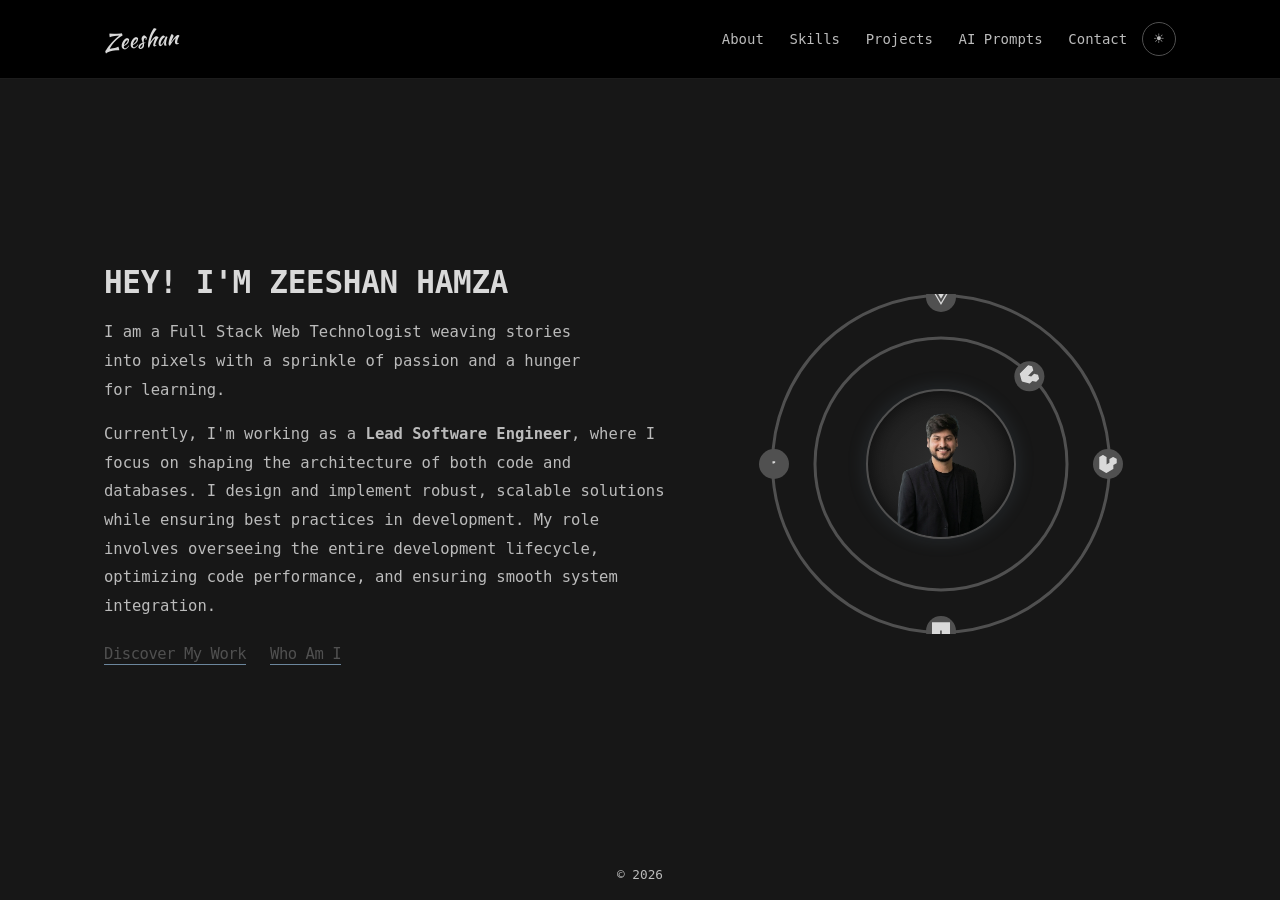
<file: index.html>
<!DOCTYPE html>
<html lang="en">
<head>
<meta charset="UTF-8" />
<meta name="viewport" content="width=device-width, initial-scale=1.0" />
<title>Zeeshan Hamza | Full Stack Web Technologist</title>
<meta name="description" content="Zeeshan Hamza — a Full Stack Web Technologist weaving stories into pixels with a sprinkle of passion and a hunger for learning." />
<meta name="robots" content="index, follow" />
<link rel="canonical" href="https://zeeshanhamza.com/" />
<link rel="icon" type="image/png" href="assets/avatar.png?v=2" />
<link rel="apple-touch-icon" href="assets/avatar.png?v=2" />
<meta name="theme-color" content="#171717" />

<meta property="og:type" content="website" />
<meta property="og:site_name" content="Zeeshan Hamza" />
<meta property="og:title" content="Zeeshan Hamza | Full Stack Web Technologist" />
<meta property="og:description" content="Zeeshan Hamza — a Full Stack Web Technologist weaving stories into pixels with a sprinkle of passion and a hunger for learning." />
<meta property="og:image" content="https://zeeshanhamza.com/assets/avatar.png?v=2" />
<meta property="og:url" content="https://zeeshanhamza.com/" />

<meta name="twitter:card" content="summary_large_image" />
<meta name="twitter:title" content="Zeeshan Hamza | Full Stack Web Technologist" />
<meta name="twitter:description" content="Zeeshan Hamza — a Full Stack Web Technologist weaving stories into pixels with a sprinkle of passion and a hunger for learning." />
<meta name="twitter:image" content="https://zeeshanhamza.com/assets/avatar.png?v=2" />

<link rel="stylesheet" href="css/style.css" />

<script type="application/ld+json">
{
  "@context": "https://schema.org",
  "@type": "Person",
  "name": "Zeeshan Hamza",
  "jobTitle": "Lead Software Engineer",
  "url": "https://zeeshanhamza.com/",
  "image": "https://zeeshanhamza.com/assets/avatar.png?v=2",
  "sameAs": []
}
</script>
</head>
<body>
<header class="site-header">
  <div class="wrap nav-row">
    <a class="logo" href="index.html">Zeeshan</a>    <ul class="nav-links">      <li><a href="about.html"><svg class="nav-icon" viewBox="0 0 448 512"><path d="M224 256A128 128 0 1 0 224 0a128 128 0 1 0 0 256zm-45.7 48C79.8 304 0 383.8 0 482.3C0 498.7 13.3 512 29.7 512H418.3c16.4 0 29.7-13.3 29.7-29.7C448 383.8 368.2 304 269.7 304H178.3z"/></svg><span class="nav-label">About</span></a></li>
      <li><a href="skills.html"><svg class="nav-icon" viewBox="0 0 384 512"><path d="M272 384c9.6-31.9 29.5-59.1 49.2-86.2l0 0c5.2-7.1 10.4-14.2 15.4-21.4c19.8-28.5 31.4-63 31.4-100.3C368 78.8 289.2 0 192 0S16 78.8 16 176c0 37.3 11.6 71.9 31.4 100.3c5 7.2 10.2 14.3 15.4 21.4l0 0c19.8 27.1 39.7 54.4 49.2 86.2H272zM192 512c44.2 0 80-35.8 80-80V416H112v16c0 44.2 35.8 80 80 80zM112 176c0 8.8-7.2 16-16 16s-16-7.2-16-16c0-61.9 50.1-112 112-112c8.8 0 16 7.2 16 16s-7.2 16-16 16c-44.2 0-80 35.8-80 80z"/></svg><span class="nav-label">Skills</span></a></li>
      <li><a href="projects.html"><svg class="nav-icon" viewBox="0 0 512 512"><path d="M0 96C0 60.7 28.7 32 64 32H448c35.3 0 64 28.7 64 64V416c0 35.3-28.7 64-64 64H64c-35.3 0-64-28.7-64-64V96zm64 0v64h64V96H64zm384 0H192v64H448V96zM64 224v64h64V224H64zm384 0H192v64H448V224zM64 352v64h64V352H64zm384 0H192v64H448V352z"/></svg><span class="nav-label">Projects</span></a></li>
      <li><a href="prompts.html"><svg class="nav-icon" viewBox="0 0 30 30"><path d="M5 3C3.892 3 3 3.892 3 5v20c0 1.108.892 2 2 2h20c1.108 0 2-.892 2-2V5c0-1.108-.892-2-2-2H5zm1.875 5.396L13.395 12.422v1.635L6.926 18.082 6 16.734l5.762-3.486L6 9.795l.875-1.399zM15.578 20.053H24v1.551h-8.422v-1.551z"/></svg><span class="nav-label">AI Prompts</span></a></li>
      <li><a href="contact.html"><svg class="nav-icon" viewBox="0 0 512 512"><path d="M48 64C21.5 64 0 85.5 0 112c0 15.1 7.1 29.3 19.2 38.4L236.8 313.6c11.4 8.5 27 8.5 38.4 0L492.8 150.4c12.1-9.1 19.2-23.3 19.2-38.4c0-26.5-21.5-48-48-48H48zM0 176V384c0 35.3 28.7 64 64 64H448c35.3 0 64-28.7 64-64V176L294.4 339.2c-22.8 17.1-54 17.1-76.8 0L0 176z"/></svg><span class="nav-label">Contact</span></a></li>
      <li><button class="theme-toggle" aria-label="Switch to light mode" title="Switch to light mode">☽</button></li>
    </ul>
  </div>
</header>

<main class="site-main"><div class="wrap">
  <div class="hero">
    <div>
      <h1>Hey! I'm Zeeshan Hamza</h1>
      <p class="lede">I am a Full Stack Web Technologist weaving stories into pixels with a sprinkle of passion and a hunger for learning.</p>
      <p class="role-line">Currently, I'm working as a <strong>Lead Software Engineer</strong>, where I focus on shaping the architecture of both code and databases. I design and implement robust, scalable solutions while ensuring best practices in development. My role involves overseeing the entire development lifecycle, optimizing code performance, and ensuring smooth system integration.</p>
      <div class="hero-links">
        <a class="underline" href="projects.html">discover my work</a>
        <a class="underline" href="about.html">who am i</a>
      </div>
    </div>

    <div class="circle-wrapper">
      <div class="orbit-scene">
        <div class="big-circle">
          <div class="orbit-icon"><svg viewBox="0 0 448 512"><path d="M356.9 64.3H280l-56 88.6-48-88.6H0L224 448 448 64.3h-91.1zm-301.2 32h53.8L224 294.5 338.4 96.3h53.8L224 384.5 55.7 96.3z"/></svg></div>
          <div class="orbit-icon"><svg viewBox="0 0 512 512"><path d="M504.4 115.8c-.1-.4-.2-.8-.3-1.2a8 8 0 0 0-4-4.9L404.4 55.6a8 8 0 0 0-8 0L300.1 111a8 8 0 0 0-4 7v104.5l-80.2 46.2V63.4a8 8 0 0 0-4-7L115.6 1.1a8 8 0 0 0-8 0L11.3 56.5a8 8 0 0 0-4 7v329.7a8 8 0 0 0 4 7l192.5 110.8a8 8 0 0 0 8 0L404.4 400.1a8 8 0 0 0 4-7V287.9l92.2-53.1a8 8 0 0 0 4-7z"/></svg></div>
          <div class="orbit-icon"><svg viewBox="0 0 448 512"><path d="M0 32v448h448V32H0zm243.8 349.4c0 43.6-25.6 63.5-62.9 63.5-33.7 0-53.2-17.4-63.2-38.5l34.3-20.7c6.6 11.7 12.6 21.6 27.1 21.6 13.8 0 22.6-5.4 22.6-26.5V237.7h42.1v143.7z"/></svg></div>
          <div class="orbit-icon"><svg viewBox="0 0 576 512"><path d="M333.5 201.4c0-22.1-15.6-34.3-43-34.3h-50.4v71.2h42.5c22.8 0 40.9-13.2 40.9-36.9z"/></svg></div>
        </div>
        <div class="inner-circle">
          <div class="orbit-icon" style="left:50%; top:0; transform:translate(-50%,-50%)"><svg viewBox="0 0 512 512"><path d="M504.4 115.8c-.1-.4-.2-.8-.3-1.2a8 8 0 0 0-4-4.9L404.4 55.6a8 8 0 0 0-8 0L300.1 111a8 8 0 0 0-4 7v104.5l-80.2 46.2V63.4a8 8 0 0 0-4-7L115.6 1.1a8 8 0 0 0-8 0L11.3 56.5a8 8 0 0 0-4 7v329.7a8 8 0 0 0 4 7l192.5 110.8a8 8 0 0 0 8 0L404.4 400.1a8 8 0 0 0 4-7V287.9l92.2-53.1a8 8 0 0 0 4-7z"/></svg></div>
        </div>
        <div class="center-avatar">
          <img src="assets/avatar.png?v=2" alt="Zeeshan Hamza" onerror="this.style.display='none'; this.nextElementSibling.style.display='flex';" />
          <span class="avatar-fallback">ZH</span>
        </div>
      </div>
    </div>
  </div>
</div></main>

<footer class="site-footer">
  <div class="wrap">© 2026</div>
</footer>
<script src="js/script.js"></script>
</body>
</html>
</file>
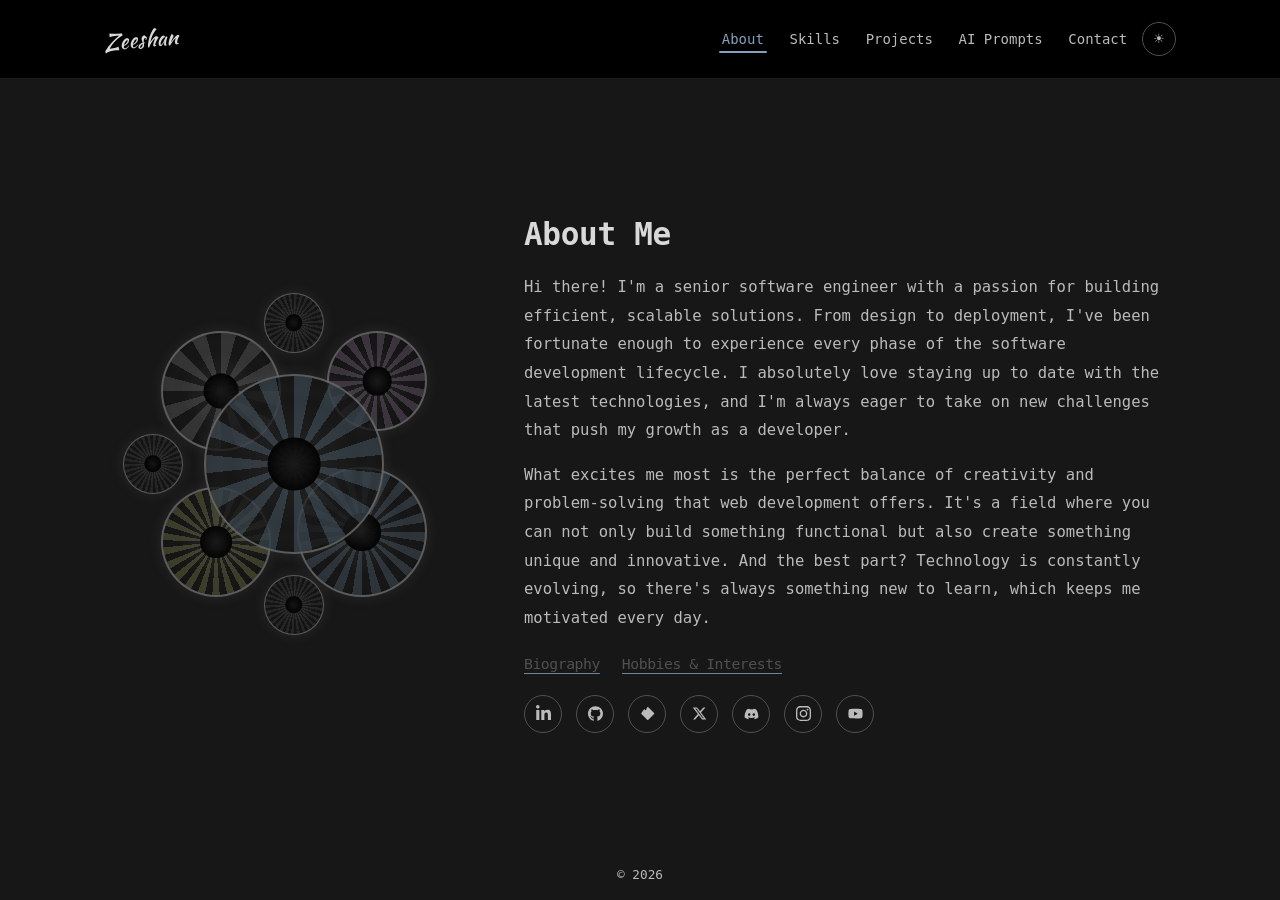
<file: about.html>
<!DOCTYPE html>
<html lang="en">
<head>
<meta charset="UTF-8" />
<meta name="viewport" content="width=device-width, initial-scale=1.0" />
<title>About Zeeshan Hamza | Full Stack Web Technologist</title>
<meta name="description" content="Senior software engineer Zeeshan Hamza on building efficient, scalable solutions across the full software development lifecycle." />
<meta name="robots" content="index, follow" />
<link rel="canonical" href="https://zeeshanhamza.com/about.html" />
<link rel="icon" type="image/png" href="assets/avatar.png?v=2" />
<link rel="apple-touch-icon" href="assets/avatar.png?v=2" />
<meta name="theme-color" content="#171717" />

<meta property="og:type" content="profile" />
<meta property="og:site_name" content="Zeeshan Hamza" />
<meta property="og:title" content="About Zeeshan Hamza | Full Stack Web Technologist" />
<meta property="og:description" content="Senior software engineer Zeeshan Hamza on building efficient, scalable solutions across the full software development lifecycle." />
<meta property="og:image" content="https://zeeshanhamza.com/assets/avatar.png?v=2" />
<meta property="og:url" content="https://zeeshanhamza.com/about.html" />

<meta name="twitter:card" content="summary_large_image" />
<meta name="twitter:title" content="About Zeeshan Hamza | Full Stack Web Technologist" />
<meta name="twitter:description" content="Senior software engineer Zeeshan Hamza on building efficient, scalable solutions across the full software development lifecycle." />
<meta name="twitter:image" content="https://zeeshanhamza.com/assets/avatar.png?v=2" />

<link rel="stylesheet" href="css/style.css" />
</head>
<body>
<header class="site-header">
  <div class="wrap nav-row">
    <a class="logo" href="index.html">Zeeshan</a>    <ul class="nav-links">      <li><a href="about.html" class="active"><svg class="nav-icon" viewBox="0 0 448 512"><path d="M224 256A128 128 0 1 0 224 0a128 128 0 1 0 0 256zm-45.7 48C79.8 304 0 383.8 0 482.3C0 498.7 13.3 512 29.7 512H418.3c16.4 0 29.7-13.3 29.7-29.7C448 383.8 368.2 304 269.7 304H178.3z"/></svg><span class="nav-label">About</span></a></li>
      <li><a href="skills.html"><svg class="nav-icon" viewBox="0 0 384 512"><path d="M272 384c9.6-31.9 29.5-59.1 49.2-86.2l0 0c5.2-7.1 10.4-14.2 15.4-21.4c19.8-28.5 31.4-63 31.4-100.3C368 78.8 289.2 0 192 0S16 78.8 16 176c0 37.3 11.6 71.9 31.4 100.3c5 7.2 10.2 14.3 15.4 21.4l0 0c19.8 27.1 39.7 54.4 49.2 86.2H272zM192 512c44.2 0 80-35.8 80-80V416H112v16c0 44.2 35.8 80 80 80zM112 176c0 8.8-7.2 16-16 16s-16-7.2-16-16c0-61.9 50.1-112 112-112c8.8 0 16 7.2 16 16s-7.2 16-16 16c-44.2 0-80 35.8-80 80z"/></svg><span class="nav-label">Skills</span></a></li>
      <li><a href="projects.html"><svg class="nav-icon" viewBox="0 0 512 512"><path d="M0 96C0 60.7 28.7 32 64 32H448c35.3 0 64 28.7 64 64V416c0 35.3-28.7 64-64 64H64c-35.3 0-64-28.7-64-64V96zm64 0v64h64V96H64zm384 0H192v64H448V96zM64 224v64h64V224H64zm384 0H192v64H448V224zM64 352v64h64V352H64zm384 0H192v64H448V352z"/></svg><span class="nav-label">Projects</span></a></li>
      <li><a href="prompts.html"><svg class="nav-icon" viewBox="0 0 30 30"><path d="M5 3C3.892 3 3 3.892 3 5v20c0 1.108.892 2 2 2h20c1.108 0 2-.892 2-2V5c0-1.108-.892-2-2-2H5zm1.875 5.396L13.395 12.422v1.635L6.926 18.082 6 16.734l5.762-3.486L6 9.795l.875-1.399zM15.578 20.053H24v1.551h-8.422v-1.551z"/></svg><span class="nav-label">AI Prompts</span></a></li>
      <li><a href="contact.html"><svg class="nav-icon" viewBox="0 0 512 512"><path d="M48 64C21.5 64 0 85.5 0 112c0 15.1 7.1 29.3 19.2 38.4L236.8 313.6c11.4 8.5 27 8.5 38.4 0L492.8 150.4c12.1-9.1 19.2-23.3 19.2-38.4c0-26.5-21.5-48-48-48H48zM0 176V384c0 35.3 28.7 64 64 64H448c35.3 0 64-28.7 64-64V176L294.4 339.2c-22.8 17.1-54 17.1-76.8 0L0 176z"/></svg><span class="nav-label">Contact</span></a></li>
      <li><button class="theme-toggle" aria-label="Switch to light mode" title="Switch to light mode">☽</button></li>
    </ul>
  </div>
</header>

<main class="site-main"><div class="wrap">
  <div class="about-grid">
    <div class="animated-visual">
      <div class="gear gear-center"><div class="gear-teeth"></div><div class="gear-center-hole"></div></div>
      <div class="gear gear-top-left"><div class="gear-teeth"></div><div class="gear-center-hole"></div></div>
      <div class="gear gear-top-right"><div class="gear-teeth"></div><div class="gear-center-hole"></div></div>
      <div class="gear gear-bottom-left"><div class="gear-teeth"></div><div class="gear-center-hole"></div></div>
      <div class="gear gear-bottom-right"><div class="gear-teeth"></div><div class="gear-center-hole"></div></div>
      <div class="gear gear-small gear-small-1"><div class="gear-teeth"></div><div class="gear-center-hole"></div></div>
      <div class="gear gear-small gear-small-2"><div class="gear-teeth"></div><div class="gear-center-hole"></div></div>
      <div class="gear gear-small gear-small-3"><div class="gear-teeth"></div><div class="gear-center-hole"></div></div>
    </div>

    <div>
      <h1 class="fs-2">About Me</h1>
      <p>Hi there! I'm a senior software engineer with a passion for building efficient, scalable solutions. From design to deployment, I've been fortunate enough to experience every phase of the software development lifecycle. I absolutely love staying up to date with the latest technologies, and I'm always eager to take on new challenges that push my growth as a developer.</p>
      <p>What excites me most is the perfect balance of creativity and problem-solving that web development offers. It's a field where you can not only build something functional but also create something unique and innovative. And the best part? Technology is constantly evolving, so there's always something new to learn, which keeps me motivated every day.</p>

      <div class="link-row">
        <a class="underline" href="biography.html">biography</a>
        <a class="underline" href="hobbies.html">hobbies &amp; interests</a>
      </div>

      <div class="social-links">
        <a href="#" title="Join my network on LinkedIn" aria-label="LinkedIn"><svg viewBox="0 0 448 512"><path d="M100.3 448H7.4V148.9h92.9zM53.8 108.1C24.1 108.1 0 83.5 0 53.8a53.8 53.8 0 0 1 107.6 0c0 29.7-24.1 54.3-53.8 54.3zM447.9 448h-92.7V302.4c0-34.7-.7-79.2-48.3-79.2-48.3 0-55.7 37.7-55.7 76.7V448h-92.8V148.9h89.1v40.8h1.3c12.4-23.5 42.7-48.3 87.9-48.3 94 0 111.3 61.9 111.3 142.3V448z"/></svg></a>
        <a href="#" title="Check my work on GitHub" aria-label="GitHub"><svg viewBox="0 0 496 512"><path d="M244.8 8C106.1 8 0 113.3 0 252c0 110.9 69.8 205.8 169.5 239.2 12.8 2.3 17.3-5.6 17.3-12.1 0-6.2-.3-40.4-.3-61.4 0 0-70 15-84.7-29.8 0 0-11.4-29.1-27.8-36.6 0 0-22.9-15.7 1.6-15.4 0 0 24.9 2 38.6 25.8 21.9 38.6 58.6 27.5 72.9 20.9 2.3-16 8.8-27.1 16-33.7-55.9-6.2-112.3-14.3-112.3-110.5 0-27.5 7.6-41.3 23.6-58.9-2.6-6.5-11.1-33.3 2.6-67.9 20.9-6.5 69 27 69 27 20-5.6 41.5-8.5 62.8-8.5s42.8 2.9 62.8 8.5c0 0 48.1-33.6 69-27 13.7 34.7 5.2 61.4 2.6 67.9 16 17.7 25.8 31.5 25.8 58.9 0 96.5-58.9 104.2-114.8 110.5 9.2 7.9 17 22.9 17 46.4 0 33.7-.3 75.4-.3 83.6 0 6.5 4.6 14.4 17.3 12.1C428.2 457.8 496 362.9 496 252 496 113.3 383.5 8 244.8 8z"/></svg></a>
        <a href="#" title="Follow me on Reddit" aria-label="Reddit"><svg viewBox="0 0 512 512"><path d="M283 239c-27.1-9.1-52.7 16.8-43.4 43.7l-51.4-51.5-40.8 40.8L244 40.5a28.9 28.9 0 0 1 40.8 0l195.6 195.6a28.9 28.9 0 0 1 0 40.8L285.3 471.5a28.9 28.9 0 0 1-40.8 0L48.9 275.9a28.9 28.9 0 0 1 0-40.8L142.6 101"/></svg></a>
        <a href="#" title="Follow me on X" aria-label="X (Twitter)"><svg viewBox="0 0 512 512"><path d="M389.2 48h70.6L305.6 224.2 487 464H345L233.7 318.6 106.5 464H35.8L200.7 275.5 26.8 48H172.4L272.9 180.9 389.2 48zM364.4 421.8h39.1L151.1 88h-42L364.4 421.8z"/></svg></a>
        <a href="#" title="Join me on Discord" aria-label="Discord"><svg viewBox="0 0 640 512"><path d="M524.5 69.8a1.5 1.5 0 0 0-.8-.7A485.1 485.1 0 0 0 404.1 32a1.8 1.8 0 0 0-1.9.9 337.5 337.5 0 0 0-14.9 30.6 447.8 447.8 0 0 0-134.4 0 309.5 309.5 0 0 0-15.1-30.6 1.9 1.9 0 0 0-1.9-.9A483.7 483.7 0 0 0 116.1 69.1a1.7 1.7 0 0 0-.8.7C39.1 183.7 18.2 294.7 28.4 404.4a2 2 0 0 0 .8 1.4A487.7 487.7 0 0 0 176 479.9a1.9 1.9 0 0 0 2.1-.7A348.2 348.2 0 0 0 208.1 430.4a1.9 1.9 0 0 0-1-2.6 321.2 321.2 0 0 1-45.9-21.9 1.9 1.9 0 0 1-.2-3.1c3.1-2.3 6.2-4.7 9.1-7.1a1.8 1.8 0 0 1 1.9-.3c96.2 43.9 200.4 43.9 295.5 0a1.8 1.8 0 0 1 1.9.2c2.9 2.4 6 4.9 9.1 7.2a1.9 1.9 0 0 1-.2 3.1 301.4 301.4 0 0 1-45.9 21.8 1.9 1.9 0 0 0-1 2.6 391.1 391.1 0 0 0 30 48.8 1.9 1.9 0 0 0 2.1.7A486 486 0 0 0 610.7 405.8a1.9 1.9 0 0 0 .8-1.4C623.7 277.6 590.9 167.7 524.5 69.8zM222.5 337.6c-29 0-52.8-26.6-52.8-59.2S193 219.2 222.5 219.2s53.3 26.8 52.8 59.2C275.3 311 251.9 337.6 222.5 337.6zm195 0c-29 0-52.8-26.6-52.8-59.2s23.3-59.2 52.8-59.2 53.3 26.8 52.8 59.2C470.2 311 446.9 337.6 417.5 337.6z"/></svg></a>
        <a href="#" title="Follow me on Instagram" aria-label="Instagram"><svg viewBox="0 0 448 512"><path d="M224.1 141c-63.6 0-114.9 51.3-114.9 114.9s51.3 114.9 114.9 114.9S339 319.5 339 255.9 287.7 141 224.1 141zm0 189.6c-41.1 0-74.7-33.5-74.7-74.7s33.5-74.7 74.7-74.7 74.7 33.5 74.7 74.7-33.6 74.7-74.7 74.7zm146.4-194.3a26.8 26.8 0 1 1-26.8-26.8 26.8 26.8 0 0 1 26.8 26.8zm76.1 27.2c-1.7-35.9-9.9-67.7-36.2-93.9s-58-34.4-93.9-36.2c-37-2.1-147.9-2.1-184.9 0-35.8 1.7-67.6 9.9-93.9 36.1s-34.4 58-36.2 93.9c-2.1 37-2.1 147.9 0 184.9 1.7 35.9 9.9 67.7 36.2 93.9s58 34.4 93.9 36.2c37 2.1 147.9 2.1 184.9 0 35.9-1.7 67.7-9.9 93.9-36.2 26.2-26.2 34.4-58 36.2-93.9 2.1-37 2.1-147.8 0-184.8zM398.8 388c-7.8 19.6-22.9 34.7-42.6 42.6-29.5 11.7-99.5 9-132.1 9s-102.7 2.6-132.1-9c-19.6-7.8-34.7-22.9-42.6-42.6-11.7-29.5-9-99.5-9-132.1s-2.6-102.7 9-132.1c7.8-19.6 22.9-34.7 42.6-42.6 29.5-11.7 99.5-9 132.1-9s102.7-2.6 132.1 9c19.6 7.8 34.7 22.9 42.6 42.6 11.7 29.5 9 99.5 9 132.1s2.7 102.7-9 132.1z"/></svg></a>
        <a href="#" title="Subscribe on YouTube" aria-label="YouTube"><svg viewBox="0 0 576 512"><path d="M549.7 124.1c-6.3-23.7-24.8-42.3-48.3-48.6C458.8 64 288 64 288 64S117.2 64 74.6 75.5c-23.5 6.3-42 24.9-48.3 48.6-11.4 42.9-11.4 132.3-11.4 132.3s0 89.4 11.4 132.3c6.3 23.7 24.8 41.5 48.3 47.8C117.2 448 288 448 288 448s170.8 0 213.4-11.5c23.5-6.3 42-24.1 48.3-47.8 11.4-42.9 11.4-132.3 11.4-132.3s0-89.4-11.4-132.3zm-317.5 213.5V175.2l142.7 81.2z"/></svg></a>
      </div>
    </div>
  </div>
</div></main>

<footer class="site-footer">
  <div class="wrap">© 2026</div>
</footer>
<script src="js/script.js"></script>
</body>
</html>
</file>
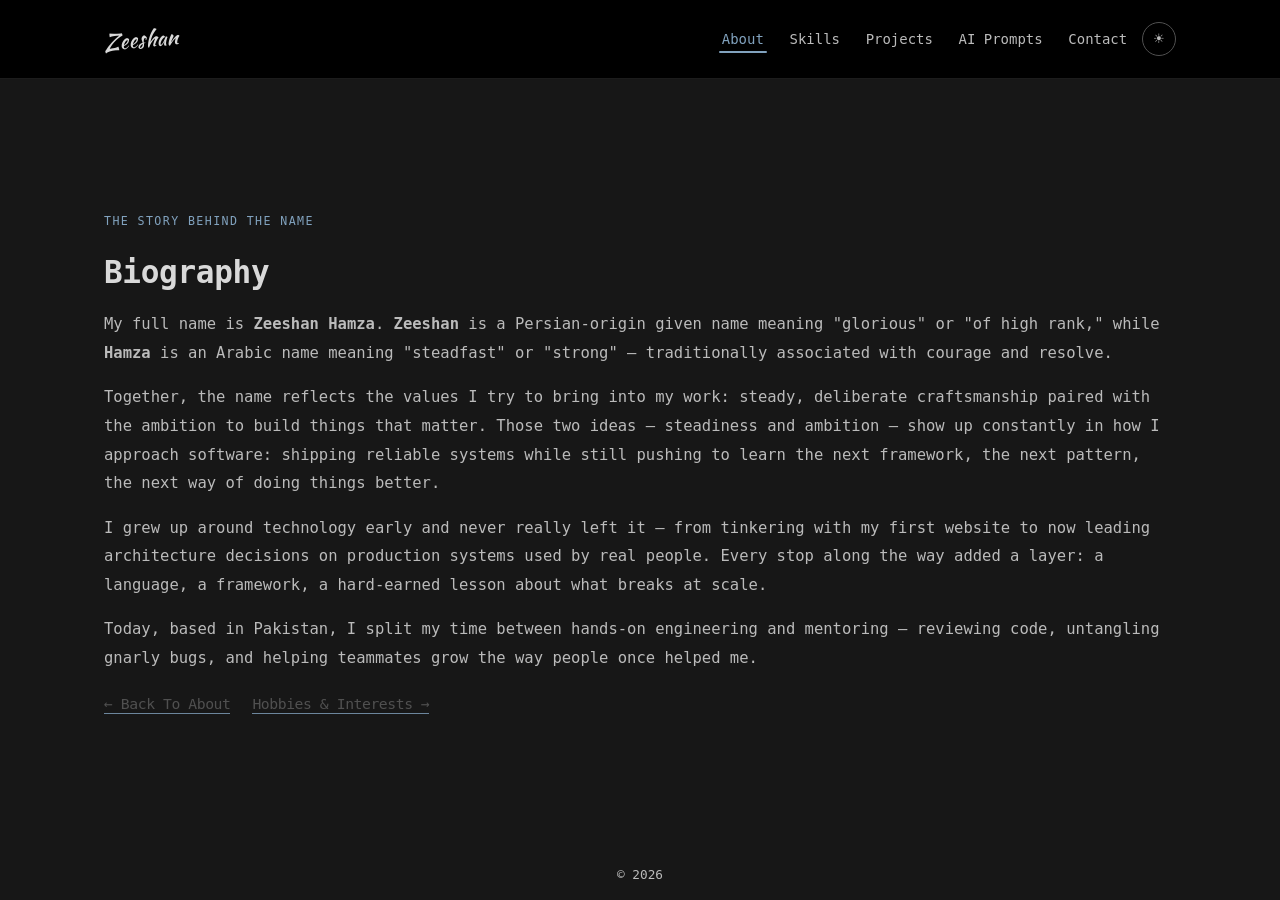
<file: biography.html>
<!DOCTYPE html>
<html lang="en">
<head>
<meta charset="UTF-8" />
<meta name="viewport" content="width=device-width, initial-scale=1.0" />
<title>Biography | Zeeshan Hamza</title>
<meta name="description" content="The story behind the name Zeeshan Hamza — Full Stack Web Technologist." />
<meta name="robots" content="index, follow" />
<link rel="canonical" href="https://zeeshanhamza.com/biography.html" />
<link rel="icon" type="image/png" href="assets/avatar.png?v=2" />
<link rel="apple-touch-icon" href="assets/avatar.png?v=2" />
<meta name="theme-color" content="#171717" />

<meta property="og:type" content="profile" />
<meta property="og:site_name" content="Zeeshan Hamza" />
<meta property="og:title" content="Biography | Zeeshan Hamza" />
<meta property="og:description" content="The story behind the name Zeeshan Hamza — Full Stack Web Technologist." />
<meta property="og:image" content="https://zeeshanhamza.com/assets/avatar.png?v=2" />
<meta property="og:url" content="https://zeeshanhamza.com/biography.html" />

<meta name="twitter:card" content="summary_large_image" />
<meta name="twitter:title" content="Biography | Zeeshan Hamza" />
<meta name="twitter:description" content="The story behind the name Zeeshan Hamza — Full Stack Web Technologist." />
<meta name="twitter:image" content="https://zeeshanhamza.com/assets/avatar.png?v=2" />

<link rel="stylesheet" href="css/style.css" />
</head>
<body>
<header class="site-header">
  <div class="wrap nav-row">
    <a class="logo" href="index.html">Zeeshan</a>
    <ul class="nav-links">
      <li><a href="about.html" class="active"><svg class="nav-icon" viewBox="0 0 448 512"><path d="M224 256A128 128 0 1 0 224 0a128 128 0 1 0 0 256zm-45.7 48C79.8 304 0 383.8 0 482.3C0 498.7 13.3 512 29.7 512H418.3c16.4 0 29.7-13.3 29.7-29.7C448 383.8 368.2 304 269.7 304H178.3z"/></svg><span class="nav-label">About</span></a></li>
      <li><a href="skills.html"><svg class="nav-icon" viewBox="0 0 384 512"><path d="M272 384c9.6-31.9 29.5-59.1 49.2-86.2l0 0c5.2-7.1 10.4-14.2 15.4-21.4c19.8-28.5 31.4-63 31.4-100.3C368 78.8 289.2 0 192 0S16 78.8 16 176c0 37.3 11.6 71.9 31.4 100.3c5 7.2 10.2 14.3 15.4 21.4l0 0c19.8 27.1 39.7 54.4 49.2 86.2H272zM192 512c44.2 0 80-35.8 80-80V416H112v16c0 44.2 35.8 80 80 80zM112 176c0 8.8-7.2 16-16 16s-16-7.2-16-16c0-61.9 50.1-112 112-112c8.8 0 16 7.2 16 16s-7.2 16-16 16c-44.2 0-80 35.8-80 80z"/></svg><span class="nav-label">Skills</span></a></li>
      <li><a href="projects.html"><svg class="nav-icon" viewBox="0 0 512 512"><path d="M0 96C0 60.7 28.7 32 64 32H448c35.3 0 64 28.7 64 64V416c0 35.3-28.7 64-64 64H64c-35.3 0-64-28.7-64-64V96zm64 0v64h64V96H64zm384 0H192v64H448V96zM64 224v64h64V224H64zm384 0H192v64H448V224zM64 352v64h64V352H64zm384 0H192v64H448V352z"/></svg><span class="nav-label">Projects</span></a></li>
      <li><a href="prompts.html"><svg class="nav-icon" viewBox="0 0 30 30"><path d="M5 3C3.892 3 3 3.892 3 5v20c0 1.108.892 2 2 2h20c1.108 0 2-.892 2-2V5c0-1.108-.892-2-2-2H5zm1.875 5.396L13.395 12.422v1.635L6.926 18.082 6 16.734l5.762-3.486L6 9.795l.875-1.399zM15.578 20.053H24v1.551h-8.422v-1.551z"/></svg><span class="nav-label">AI Prompts</span></a></li>
      <li><a href="contact.html"><svg class="nav-icon" viewBox="0 0 512 512"><path d="M48 64C21.5 64 0 85.5 0 112c0 15.1 7.1 29.3 19.2 38.4L236.8 313.6c11.4 8.5 27 8.5 38.4 0L492.8 150.4c12.1-9.1 19.2-23.3 19.2-38.4c0-26.5-21.5-48-48-48H48zM0 176V384c0 35.3 28.7 64 64 64H448c35.3 0 64-28.7 64-64V176L294.4 339.2c-22.8 17.1-54 17.1-76.8 0L0 176z"/></svg><span class="nav-label">Contact</span></a></li>
      <li><button class="theme-toggle" aria-label="Switch to light mode" title="Switch to light mode">☀</button></li>
    </ul>
  </div>
</header>

<main class="site-main"><div class="wrap">
  <p class="eyebrow">The story behind the name</p>
  <h1 class="fs-2">Biography</h1>

  <p>My full name is <strong>Zeeshan Hamza</strong>. <strong>Zeeshan</strong> is a Persian-origin given name meaning "glorious" or "of high rank," while <strong>Hamza</strong> is an Arabic name meaning "steadfast" or "strong" — traditionally associated with courage and resolve.</p>
  <p>Together, the name reflects the values I try to bring into my work: steady, deliberate craftsmanship paired with the ambition to build things that matter. Those two ideas — steadiness and ambition — show up constantly in how I approach software: shipping reliable systems while still pushing to learn the next framework, the next pattern, the next way of doing things better.</p>
  <p>I grew up around technology early and never really left it — from tinkering with my first website to now leading architecture decisions on production systems used by real people. Every stop along the way added a layer: a language, a framework, a hard-earned lesson about what breaks at scale.</p>
  <p>Today, based in Pakistan, I split my time between hands-on engineering and mentoring — reviewing code, untangling gnarly bugs, and helping teammates grow the way people once helped me.</p>

  <div class="link-row">
    <a class="underline" href="about.html">← Back to About</a>
    <a class="underline" href="hobbies.html">Hobbies &amp; Interests →</a>
  </div>
</div></main>

<footer class="site-footer">
  <div class="wrap">© 2026</div>
</footer>
<script src="js/script.js"></script>
</body>
</html>
</file>
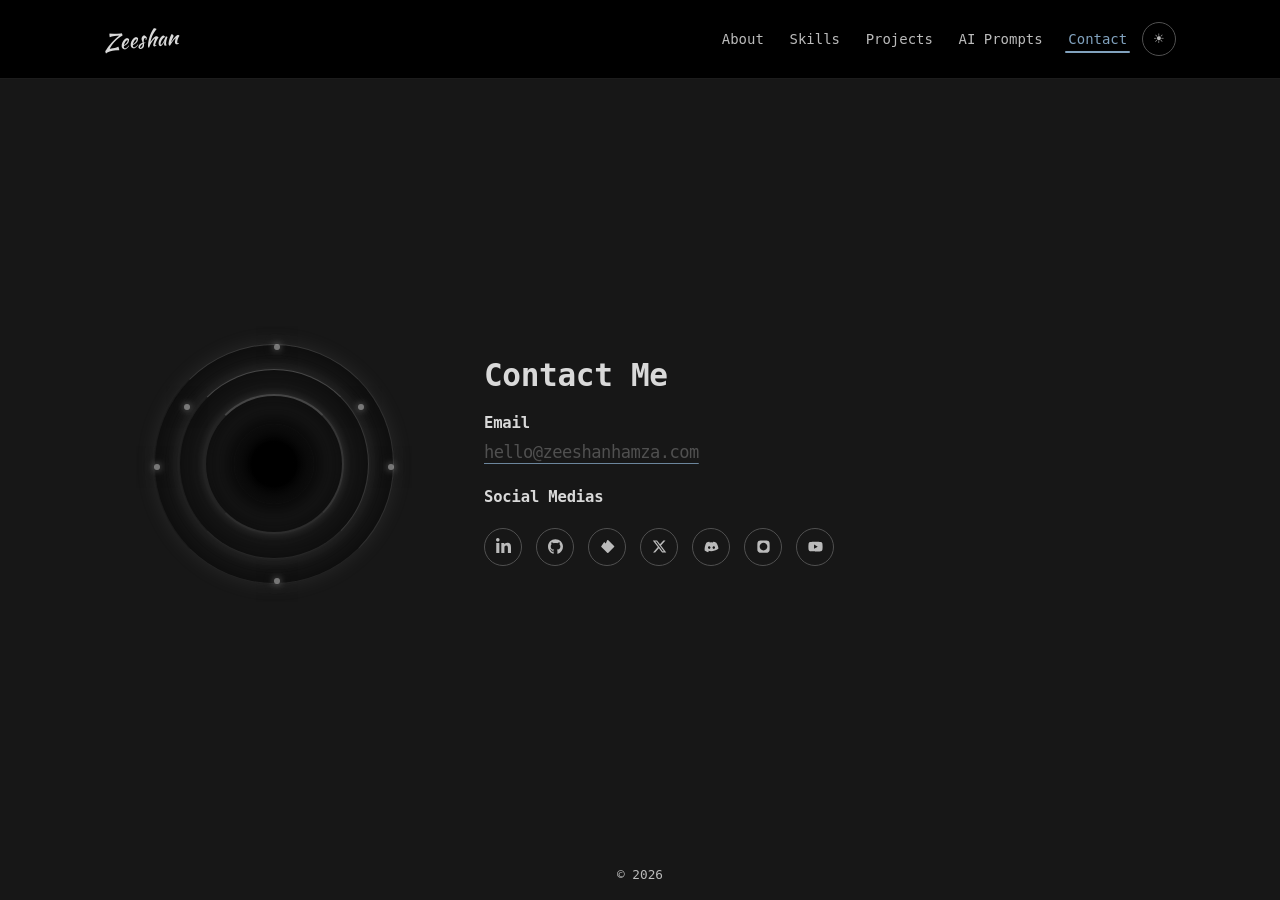
<file: contact.html>
<!DOCTYPE html>
<html lang="en">
<head>
<meta charset="UTF-8" />
<meta name="viewport" content="width=device-width, initial-scale=1.0" />
<title>Contact Zeeshan Hamza</title>
<meta name="description" content="Get in touch with Zeeshan Hamza, Full Stack Web Technologist — reach out by email or connect on social media." />
<meta name="robots" content="index, follow" />
<link rel="canonical" href="https://zeeshanhamza.com/contact.html" />
<link rel="icon" type="image/png" href="assets/avatar.png?v=2" />
<link rel="apple-touch-icon" href="assets/avatar.png?v=2" />
<meta name="theme-color" content="#171717" />

<meta property="og:type" content="website" />
<meta property="og:site_name" content="Zeeshan Hamza" />
<meta property="og:title" content="Contact Zeeshan Hamza" />
<meta property="og:description" content="Get in touch with Zeeshan Hamza, Full Stack Web Technologist — reach out by email or connect on social media." />
<meta property="og:image" content="https://zeeshanhamza.com/assets/avatar.png?v=2" />
<meta property="og:url" content="https://zeeshanhamza.com/contact.html" />

<meta name="twitter:card" content="summary_large_image" />
<meta name="twitter:title" content="Contact Zeeshan Hamza" />
<meta name="twitter:description" content="Get in touch with Zeeshan Hamza, Full Stack Web Technologist — reach out by email or connect on social media." />
<meta name="twitter:image" content="https://zeeshanhamza.com/assets/avatar.png?v=2" />

<link rel="stylesheet" href="css/style.css" />
</head>
<body>
<header class="site-header">
  <div class="wrap nav-row">
    <a class="logo" href="index.html">Zeeshan</a>    <ul class="nav-links">      <li><a href="about.html"><svg class="nav-icon" viewBox="0 0 448 512"><path d="M224 256A128 128 0 1 0 224 0a128 128 0 1 0 0 256zm-45.7 48C79.8 304 0 383.8 0 482.3C0 498.7 13.3 512 29.7 512H418.3c16.4 0 29.7-13.3 29.7-29.7C448 383.8 368.2 304 269.7 304H178.3z"/></svg><span class="nav-label">About</span></a></li>
      <li><a href="skills.html"><svg class="nav-icon" viewBox="0 0 384 512"><path d="M272 384c9.6-31.9 29.5-59.1 49.2-86.2l0 0c5.2-7.1 10.4-14.2 15.4-21.4c19.8-28.5 31.4-63 31.4-100.3C368 78.8 289.2 0 192 0S16 78.8 16 176c0 37.3 11.6 71.9 31.4 100.3c5 7.2 10.2 14.3 15.4 21.4l0 0c19.8 27.1 39.7 54.4 49.2 86.2H272zM192 512c44.2 0 80-35.8 80-80V416H112v16c0 44.2 35.8 80 80 80zM112 176c0 8.8-7.2 16-16 16s-16-7.2-16-16c0-61.9 50.1-112 112-112c8.8 0 16 7.2 16 16s-7.2 16-16 16c-44.2 0-80 35.8-80 80z"/></svg><span class="nav-label">Skills</span></a></li>
      <li><a href="projects.html"><svg class="nav-icon" viewBox="0 0 512 512"><path d="M0 96C0 60.7 28.7 32 64 32H448c35.3 0 64 28.7 64 64V416c0 35.3-28.7 64-64 64H64c-35.3 0-64-28.7-64-64V96zm64 0v64h64V96H64zm384 0H192v64H448V96zM64 224v64h64V224H64zm384 0H192v64H448V224zM64 352v64h64V352H64zm384 0H192v64H448V352z"/></svg><span class="nav-label">Projects</span></a></li>
      <li><a href="prompts.html"><svg class="nav-icon" viewBox="0 0 30 30"><path d="M5 3C3.892 3 3 3.892 3 5v20c0 1.108.892 2 2 2h20c1.108 0 2-.892 2-2V5c0-1.108-.892-2-2-2H5zm1.875 5.396L13.395 12.422v1.635L6.926 18.082 6 16.734l5.762-3.486L6 9.795l.875-1.399zM15.578 20.053H24v1.551h-8.422v-1.551z"/></svg><span class="nav-label">AI Prompts</span></a></li>
      <li><a href="contact.html" class="active"><svg class="nav-icon" viewBox="0 0 512 512"><path d="M48 64C21.5 64 0 85.5 0 112c0 15.1 7.1 29.3 19.2 38.4L236.8 313.6c11.4 8.5 27 8.5 38.4 0L492.8 150.4c12.1-9.1 19.2-23.3 19.2-38.4c0-26.5-21.5-48-48-48H48zM0 176V384c0 35.3 28.7 64 64 64H448c35.3 0 64-28.7 64-64V176L294.4 339.2c-22.8 17.1-54 17.1-76.8 0L0 176z"/></svg><span class="nav-label">Contact</span></a></li>
      <li><button class="theme-toggle" aria-label="Switch to light mode" title="Switch to light mode">☽</button></li>
    </ul>
  </div>
</header>

<main class="site-main"><div class="wrap">
  <div class="contact-grid">
    <div class="orb-visual">
      <div class="blackhole">
        <div class="accretion-disk accretion-disk-3"></div>
        <div class="accretion-disk accretion-disk-2"></div>
        <div class="accretion-disk accretion-disk-1"></div>
        <div class="blackhole-particles">
          <div class="blackhole-particle blackhole-particle-1"></div>
          <div class="blackhole-particle blackhole-particle-2"></div>
          <div class="blackhole-particle blackhole-particle-3"></div>
          <div class="blackhole-particle blackhole-particle-4"></div>
          <div class="blackhole-particle blackhole-particle-5"></div>
          <div class="blackhole-particle blackhole-particle-6"></div>
        </div>
        <div class="blackhole-center"></div>
        <div class="lensing-effect"></div>
      </div>

      <div class="sun" aria-hidden="true">
        <div class="sun-glow"></div>
        <div class="sun-ray sun-ray-1"></div>
        <div class="sun-ray sun-ray-2"></div>
        <div class="sun-ray sun-ray-3"></div>
        <div class="sun-flare sun-flare-1"></div>
        <div class="sun-flare sun-flare-2"></div>
        <div class="sun-flare sun-flare-3"></div>
        <div class="sun-flare sun-flare-4"></div>
        <div class="sun-core"></div>
      </div>
    </div>

    <div>
      <h1 class="fs-2">Contact Me</h1>

      <div class="contact-block">
        <h2>Email</h2>
        <a class="underline email-link" href="mailto:hello@zeeshanhamza.com">hello@zeeshanhamza.com</a>
      </div>

      <div class="contact-block">
        <h2>Social Medias</h2>
        <div class="social-links">
          <a href="#" title="LinkedIn" aria-label="LinkedIn"><svg viewBox="0 0 448 512"><path d="M100.3 448H7.4V148.9h92.9zM53.8 108.1C24.1 108.1 0 83.5 0 53.8a53.8 53.8 0 0 1 107.6 0c0 29.7-24.1 54.3-53.8 54.3zM447.9 448h-92.7V302.4c0-34.7-.7-79.2-48.3-79.2-48.3 0-55.7 37.7-55.7 76.7V448h-92.8V148.9h89.1v40.8h1.3c12.4-23.5 42.7-48.3 87.9-48.3 94 0 111.3 61.9 111.3 142.3V448z"/></svg></a>
          <a href="#" title="GitHub" aria-label="GitHub"><svg viewBox="0 0 496 512"><path d="M244.8 8C106.1 8 0 113.3 0 252c0 110.9 69.8 205.8 169.5 239.2 12.8 2.3 17.3-5.6 17.3-12.1 0-6.2-.3-40.4-.3-61.4 0 0-70 15-84.7-29.8 0 0-11.4-29.1-27.8-36.6 0 0-22.9-15.7 1.6-15.4 0 0 24.9 2 38.6 25.8 21.9 38.6 58.6 27.5 72.9 20.9 2.3-16 8.8-27.1 16-33.7-55.9-6.2-112.3-14.3-112.3-110.5 0-27.5 7.6-41.3 23.6-58.9-2.6-6.5-11.1-33.3 2.6-67.9 20.9-6.5 69 27 69 27 20-5.6 41.5-8.5 62.8-8.5s42.8 2.9 62.8 8.5c0 0 48.1-33.6 69-27 13.7 34.7 5.2 61.4 2.6 67.9 16 17.7 25.8 31.5 25.8 58.9 0 96.5-58.9 104.2-114.8 110.5 9.2 7.9 17 22.9 17 46.4 0 33.7-.3 75.4-.3 83.6 0 6.5 4.6 14.4 17.3 12.1C428.2 457.8 496 362.9 496 252 496 113.3 383.5 8 244.8 8z"/></svg></a>
          <a href="#" title="Reddit" aria-label="Reddit"><svg viewBox="0 0 512 512"><path d="M283 239c-27.1-9.1-52.7 16.8-43.4 43.7l-51.4-51.5-40.8 40.8L244 40.5a28.9 28.9 0 0 1 40.8 0l195.6 195.6a28.9 28.9 0 0 1 0 40.8L285.3 471.5a28.9 28.9 0 0 1-40.8 0L48.9 275.9a28.9 28.9 0 0 1 0-40.8L142.6 101"/></svg></a>
          <a href="#" title="X (Twitter)" aria-label="X"><svg viewBox="0 0 512 512"><path d="M389.2 48h70.6L305.6 224.2 487 464H345L233.7 318.6 106.5 464H35.8L200.7 275.5 26.8 48H172.4L272.9 180.9 389.2 48zM364.4 421.8h39.1L151.1 88h-42L364.4 421.8z"/></svg></a>
          <a href="#" title="Discord" aria-label="Discord"><svg viewBox="0 0 640 512"><path d="M524.5 69.8c-40-18.4-83.1-31.9-128.4-39.4a1.8 1.8 0 0 0-1.9.9 337.5 337.5 0 0 0-14.9 30.6 447.8 447.8 0 0 0-134.4 0 309.5 309.5 0 0 0-15.1-30.6 1.9 1.9 0 0 0-1.9-.9c-45.3 7.5-88.4 21-128.4 39.4a1.7 1.7 0 0 0-.8.7C39.1 183.7 18.2 294.7 28.4 404.4a487.7 487.7 0 0 0 147.6 74.6 1.9 1.9 0 0 0 2.1-.7A391.1 391.1 0 0 0 208.1 430.4a1.9 1.9 0 0 0-1-2.6 321.2 321.2 0 0 1-45.9-21.9 1.9 1.9 0 0 1-.2-3.1c96.2 43.9 200.4 43.9 295.5 0 2.9 2.4 6 4.9 9.1 7.2a486 486 0 0 0 147.9-74.6C623.7 277.6 590.9 167.7 524.5 69.8zM222.5 337.6c-29 0-52.8-26.6-52.8-59.2S193 219.2 222.5 219.2s53.3 26.8 52.8 59.2C275.3 311 251.9 337.6 222.5 337.6zm195 0c-29 0-52.8-26.6-52.8-59.2s23.3-59.2 52.8-59.2 53.3 26.8 52.8 59.2C470.2 311 446.9 337.6 417.5 337.6z"/></svg></a>
          <a href="#" title="Instagram" aria-label="Instagram"><svg viewBox="0 0 448 512"><path d="M224.1 141c-63.6 0-114.9 51.3-114.9 114.9s51.3 114.9 114.9 114.9S339 319.5 339 255.9 287.7 141 224.1 141zm146.4-194.3a26.8 26.8 0 1 1-26.8-26.8 26.8 26.8 0 0 1 26.8 26.8zM398.8 388c-7.8 19.6-22.9 34.7-42.6 42.6-29.5 11.7-99.5 9-132.1 9s-102.7 2.6-132.1-9c-19.6-7.8-34.7-22.9-42.6-42.6-11.7-29.5-9-99.5-9-132.1s-2.6-102.7 9-132.1c7.8-19.6 22.9-34.7 42.6-42.6 29.5-11.7 99.5-9 132.1-9s102.7-2.6 132.1 9c19.6 7.8 34.7 22.9 42.6 42.6 11.7 29.5 9 99.5 9 132.1s2.7 102.7-9 132.1z"/></svg></a>
          <a href="#" title="YouTube" aria-label="YouTube"><svg viewBox="0 0 576 512"><path d="M549.7 124.1c-6.3-23.7-24.8-42.3-48.3-48.6C458.8 64 288 64 288 64S117.2 64 74.6 75.5c-23.5 6.3-42 24.9-48.3 48.6-11.4 42.9-11.4 132.3-11.4 132.3s0 89.4 11.4 132.3c6.3 23.7 24.8 41.5 48.3 47.8C117.2 448 288 448 288 448s170.8 0 213.4-11.5c23.5-6.3 42-24.1 48.3-47.8 11.4-42.9 11.4-132.3 11.4-132.3s0-89.4-11.4-132.3zm-317.5 213.5V175.2l142.7 81.2z"/></svg></a>
        </div>
      </div>
    </div>
  </div>
</div></main>

<footer class="site-footer">
  <div class="wrap">© 2026</div>
</footer>
<script src="js/script.js"></script>
</body>
</html>
</file>
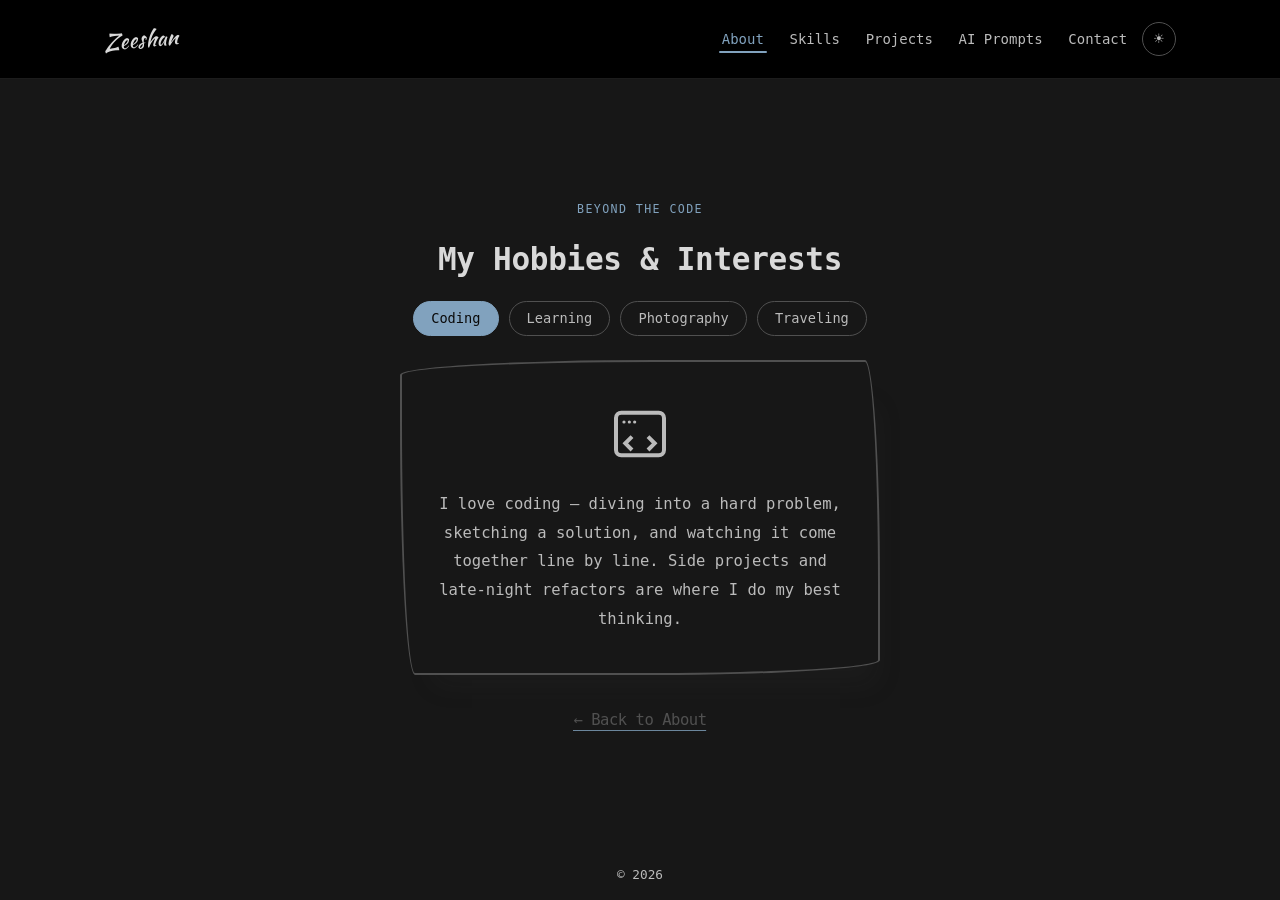
<file: hobbies.html>
<!DOCTYPE html>
<html lang="en">
<head>
<meta charset="UTF-8" />
<meta name="viewport" content="width=device-width, initial-scale=1.0" />
<title>Hobbies &amp; Interests | Zeeshan Hamza</title>
<meta name="description" content="Beyond the code — the hobbies and interests that keep Zeeshan Hamza curious and creative." />
<meta name="robots" content="index, follow" />
<link rel="canonical" href="https://zeeshanhamza.com/hobbies.html" />
<link rel="icon" type="image/png" href="assets/avatar.png?v=2" />
<link rel="apple-touch-icon" href="assets/avatar.png?v=2" />
<meta name="theme-color" content="#171717" />

<meta property="og:type" content="website" />
<meta property="og:site_name" content="Zeeshan Hamza" />
<meta property="og:title" content="Hobbies & Interests | Zeeshan Hamza" />
<meta property="og:description" content="Beyond the code — the hobbies and interests that keep Zeeshan Hamza curious and creative." />
<meta property="og:image" content="https://zeeshanhamza.com/assets/avatar.png?v=2" />
<meta property="og:url" content="https://zeeshanhamza.com/hobbies.html" />

<meta name="twitter:card" content="summary_large_image" />
<meta name="twitter:title" content="Hobbies & Interests | Zeeshan Hamza" />
<meta name="twitter:description" content="Beyond the code — the hobbies and interests that keep Zeeshan Hamza curious and creative." />
<meta name="twitter:image" content="https://zeeshanhamza.com/assets/avatar.png?v=2" />

<link rel="stylesheet" href="css/style.css" />
</head>
<body>
<header class="site-header">
  <div class="wrap nav-row">
    <a class="logo" href="index.html">Zeeshan</a>
    <ul class="nav-links">
      <li><a href="about.html" class="active"><svg class="nav-icon" viewBox="0 0 448 512"><path d="M224 256A128 128 0 1 0 224 0a128 128 0 1 0 0 256zm-45.7 48C79.8 304 0 383.8 0 482.3C0 498.7 13.3 512 29.7 512H418.3c16.4 0 29.7-13.3 29.7-29.7C448 383.8 368.2 304 269.7 304H178.3z"/></svg><span class="nav-label">About</span></a></li>
      <li><a href="skills.html"><svg class="nav-icon" viewBox="0 0 384 512"><path d="M272 384c9.6-31.9 29.5-59.1 49.2-86.2l0 0c5.2-7.1 10.4-14.2 15.4-21.4c19.8-28.5 31.4-63 31.4-100.3C368 78.8 289.2 0 192 0S16 78.8 16 176c0 37.3 11.6 71.9 31.4 100.3c5 7.2 10.2 14.3 15.4 21.4l0 0c19.8 27.1 39.7 54.4 49.2 86.2H272zM192 512c44.2 0 80-35.8 80-80V416H112v16c0 44.2 35.8 80 80 80zM112 176c0 8.8-7.2 16-16 16s-16-7.2-16-16c0-61.9 50.1-112 112-112c8.8 0 16 7.2 16 16s-7.2 16-16 16c-44.2 0-80 35.8-80 80z"/></svg><span class="nav-label">Skills</span></a></li>
      <li><a href="projects.html"><svg class="nav-icon" viewBox="0 0 512 512"><path d="M0 96C0 60.7 28.7 32 64 32H448c35.3 0 64 28.7 64 64V416c0 35.3-28.7 64-64 64H64c-35.3 0-64-28.7-64-64V96zm64 0v64h64V96H64zm384 0H192v64H448V96zM64 224v64h64V224H64zm384 0H192v64H448V224zM64 352v64h64V352H64zm384 0H192v64H448V352z"/></svg><span class="nav-label">Projects</span></a></li>
      <li><a href="prompts.html"><svg class="nav-icon" viewBox="0 0 30 30"><path d="M5 3C3.892 3 3 3.892 3 5v20c0 1.108.892 2 2 2h20c1.108 0 2-.892 2-2V5c0-1.108-.892-2-2-2H5zm1.875 5.396L13.395 12.422v1.635L6.926 18.082 6 16.734l5.762-3.486L6 9.795l.875-1.399zM15.578 20.053H24v1.551h-8.422v-1.551z"/></svg><span class="nav-label">AI Prompts</span></a></li>
      <li><a href="contact.html"><svg class="nav-icon" viewBox="0 0 512 512"><path d="M48 64C21.5 64 0 85.5 0 112c0 15.1 7.1 29.3 19.2 38.4L236.8 313.6c11.4 8.5 27 8.5 38.4 0L492.8 150.4c12.1-9.1 19.2-23.3 19.2-38.4c0-26.5-21.5-48-48-48H48zM0 176V384c0 35.3 28.7 64 64 64H448c35.3 0 64-28.7 64-64V176L294.4 339.2c-22.8 17.1-54 17.1-76.8 0L0 176z"/></svg><span class="nav-label">Contact</span></a></li>
      <li><button class="theme-toggle" aria-label="Switch to light mode" title="Switch to light mode">☀</button></li>
    </ul>
  </div>
</header>

<main class="site-main"><div class="wrap" style="text-align:center;">
  <p class="eyebrow">Beyond the code</p>
  <h1 class="fs-2">My Hobbies &amp; Interests</h1>

  <div class="filter-row" style="justify-content:center;">
    <button class="filter-btn active" data-hobby="coding">Coding</button>
    <button class="filter-btn" data-hobby="learning">Learning</button>
    <button class="filter-btn" data-hobby="photography">Photography</button>
    <button class="filter-btn" data-hobby="traveling">Traveling</button>
  </div>

  <div class="hobby-panel blob" data-hobby-panel="coding">
    <svg class="hobby-icon" viewBox="0 0 24 24" fill="none" stroke="currentColor" stroke-width="1.5"><rect x="3" y="4" width="18" height="16" rx="2"/><circle cx="6" cy="7.5" r=".6" fill="currentColor" stroke="none"/><circle cx="8" cy="7.5" r=".6" fill="currentColor" stroke="none"/><circle cx="10" cy="7.5" r=".6" fill="currentColor" stroke="none"/><path d="M9 13l-2.5 2.5L9 18M15 13l2.5 2.5L15 18"/></svg>
    <p>I love coding — diving into a hard problem, sketching a solution, and watching it come together line by line. Side projects and late-night refactors are where I do my best thinking.</p>
  </div>

  <div class="hobby-panel blob" data-hobby-panel="learning" style="display:none;">
    <svg class="hobby-icon" viewBox="0 0 24 24" fill="none" stroke="currentColor" stroke-width="1.5"><path d="M12 6.5C10 5 7 4.5 4 5v13c3-.5 6 0 8 1.5c2-1.5 5-2 8-1.5V5c-3-.5-6 0-8 1.5z"/><path d="M12 6.5V19.5"/></svg>
    <p>New frameworks, new languages, new ways of thinking about old problems — I'm rarely without a course, a book, or a half-finished tutorial open in another tab.</p>
  </div>

  <div class="hobby-panel blob" data-hobby-panel="photography" style="display:none;">
    <svg class="hobby-icon" viewBox="0 0 24 24" fill="none" stroke="currentColor" stroke-width="1.5"><path d="M4 8h3l1.5-2h7L17 8h3a1 1 0 0 1 1 1v9a1 1 0 0 1-1 1H4a1 1 0 0 1-1-1V9a1 1 0 0 1 1-1z"/><circle cx="12" cy="13" r="3.5"/></svg>
    <p>A good frame is just another kind of problem-solving — light, timing, composition. I like wandering with a camera and seeing what the city or the landscape decides to show me.</p>
  </div>

  <div class="hobby-panel blob" data-hobby-panel="traveling" style="display:none;">
    <svg class="hobby-icon" viewBox="0 0 24 24" fill="none" stroke="currentColor" stroke-width="1.5"><path d="M12 21s-7-6.2-7-11.5A7 7 0 0 1 19 9.5C19 14.8 12 21 12 21z"/><circle cx="12" cy="9.5" r="2.3"/></svg>
    <p>New places reset how I think. Every trip ends up feeding back into work somehow — a different pace, a different perspective on what actually matters.</p>
  </div>

  <div style="margin-top:36px;">
    <a class="underline" href="about.html">← Back to About</a>
  </div>
</div></main>

<footer class="site-footer">
  <div class="wrap">© 2026</div>
</footer>
<script src="js/script.js"></script>
</body>
</html>
</file>
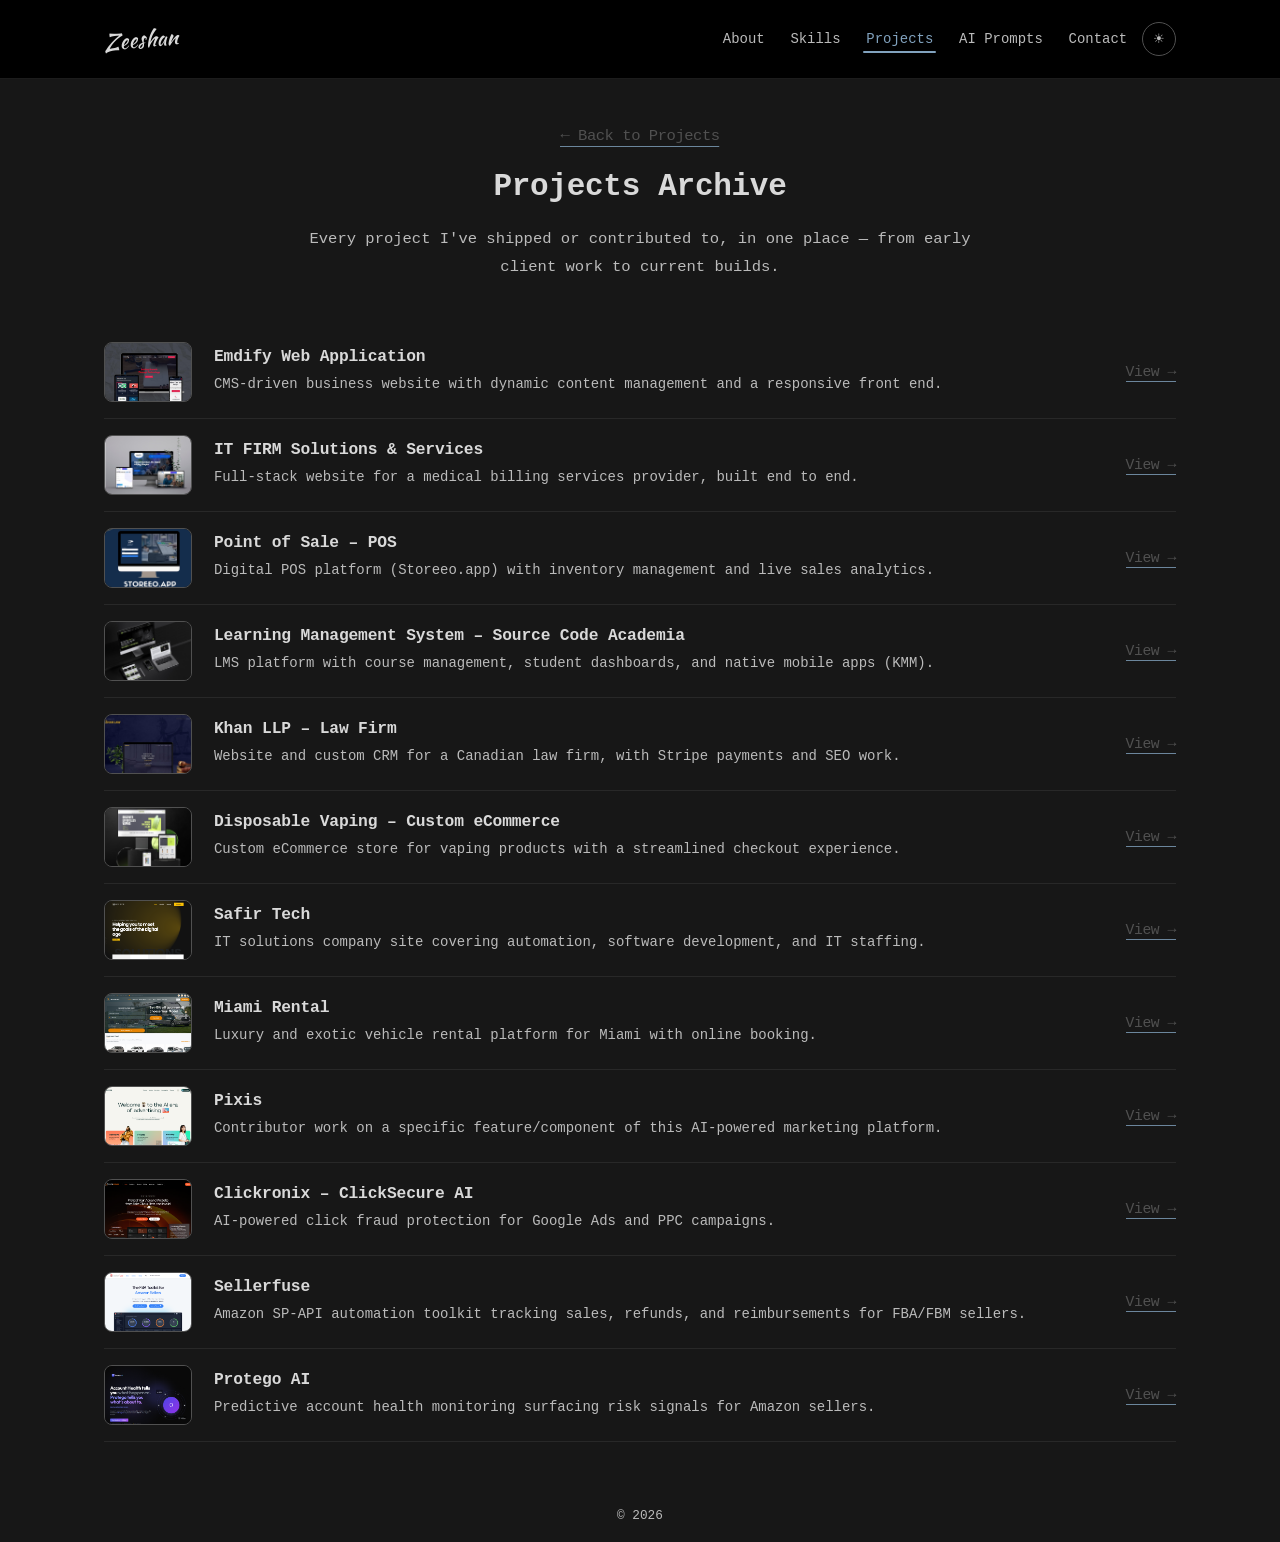
<file: projects-archive.html>
<!DOCTYPE html>
<html lang="en">
<head>
<meta charset="UTF-8" />
<meta name="viewport" content="width=device-width, initial-scale=1.0" />
<title>Projects Archive | Zeeshan Hamza</title>
<meta name="description" content="The complete archive of projects built by Zeeshan Hamza, Full Stack Web Technologist." />
<meta name="robots" content="index, follow" />
<link rel="canonical" href="https://zeeshanhamza.com/projects-archive.html" />
<link rel="icon" type="image/png" href="assets/avatar.png?v=2" />
<link rel="apple-touch-icon" href="assets/avatar.png?v=2" />
<meta name="theme-color" content="#171717" />

<meta property="og:type" content="website" />
<meta property="og:site_name" content="Zeeshan Hamza" />
<meta property="og:title" content="Projects Archive | Zeeshan Hamza" />
<meta property="og:description" content="The complete archive of projects built by Zeeshan Hamza, Full Stack Web Technologist." />
<meta property="og:image" content="https://zeeshanhamza.com/assets/avatar.png?v=2" />
<meta property="og:url" content="https://zeeshanhamza.com/projects-archive.html" />

<meta name="twitter:card" content="summary_large_image" />
<meta name="twitter:title" content="Projects Archive | Zeeshan Hamza" />
<meta name="twitter:description" content="The complete archive of projects built by Zeeshan Hamza, Full Stack Web Technologist." />
<meta name="twitter:image" content="https://zeeshanhamza.com/assets/avatar.png?v=2" />

<link rel="stylesheet" href="css/style.css" />
</head>
<body>
<header class="site-header">
  <div class="wrap nav-row">
    <a class="logo" href="index.html">Zeeshan</a>
    <ul class="nav-links">
      <li><a href="about.html"><svg class="nav-icon" viewBox="0 0 448 512"><path d="M224 256A128 128 0 1 0 224 0a128 128 0 1 0 0 256zm-45.7 48C79.8 304 0 383.8 0 482.3C0 498.7 13.3 512 29.7 512H418.3c16.4 0 29.7-13.3 29.7-29.7C448 383.8 368.2 304 269.7 304H178.3z"/></svg><span class="nav-label">About</span></a></li>
      <li><a href="skills.html"><svg class="nav-icon" viewBox="0 0 384 512"><path d="M272 384c9.6-31.9 29.5-59.1 49.2-86.2l0 0c5.2-7.1 10.4-14.2 15.4-21.4c19.8-28.5 31.4-63 31.4-100.3C368 78.8 289.2 0 192 0S16 78.8 16 176c0 37.3 11.6 71.9 31.4 100.3c5 7.2 10.2 14.3 15.4 21.4l0 0c19.8 27.1 39.7 54.4 49.2 86.2H272zM192 512c44.2 0 80-35.8 80-80V416H112v16c0 44.2 35.8 80 80 80zM112 176c0 8.8-7.2 16-16 16s-16-7.2-16-16c0-61.9 50.1-112 112-112c8.8 0 16 7.2 16 16s-7.2 16-16 16c-44.2 0-80 35.8-80 80z"/></svg><span class="nav-label">Skills</span></a></li>
      <li><a href="projects.html" class="active"><svg class="nav-icon" viewBox="0 0 512 512"><path d="M0 96C0 60.7 28.7 32 64 32H448c35.3 0 64 28.7 64 64V416c0 35.3-28.7 64-64 64H64c-35.3 0-64-28.7-64-64V96zm64 0v64h64V96H64zm384 0H192v64H448V96zM64 224v64h64V224H64zm384 0H192v64H448V224zM64 352v64h64V352H64zm384 0H192v64H448V352z"/></svg><span class="nav-label">Projects</span></a></li>
      <li><a href="prompts.html"><svg class="nav-icon" viewBox="0 0 30 30"><path d="M5 3C3.892 3 3 3.892 3 5v20c0 1.108.892 2 2 2h20c1.108 0 2-.892 2-2V5c0-1.108-.892-2-2-2H5zm1.875 5.396L13.395 12.422v1.635L6.926 18.082 6 16.734l5.762-3.486L6 9.795l.875-1.399zM15.578 20.053H24v1.551h-8.422v-1.551z"/></svg><span class="nav-label">AI Prompts</span></a></li>
      <li><a href="contact.html"><svg class="nav-icon" viewBox="0 0 512 512"><path d="M48 64C21.5 64 0 85.5 0 112c0 15.1 7.1 29.3 19.2 38.4L236.8 313.6c11.4 8.5 27 8.5 38.4 0L492.8 150.4c12.1-9.1 19.2-23.3 19.2-38.4c0-26.5-21.5-48-48-48H48zM0 176V384c0 35.3 28.7 64 64 64H448c35.3 0 64-28.7 64-64V176L294.4 339.2c-22.8 17.1-54 17.1-76.8 0L0 176z"/></svg><span class="nav-label">Contact</span></a></li>
      <li><button class="theme-toggle" aria-label="Switch to light mode" title="Switch to light mode">☀</button></li>
    </ul>
  </div>
</header>

<main class="site-main"><div class="wrap">
  <header class="projects-header">
    <a class="underline" href="projects.html">← Back to Projects</a>
    <h1 class="fs-2" style="margin-top:24px;">Projects Archive</h1>
    <p class="projects-intro">Every project I've shipped or contributed to, in one place — from early client work to current builds.</p>
  </header>

  <section class="archive-list">
    <div class="archive-row">
      <img class="archive-thumb" src="assets/projects/emdify.jpg" alt="" loading="lazy" />
      <div class="archive-info">
        <h3>Emdify Web Application</h3>
        <p>CMS-driven business website with dynamic content management and a responsive front end.</p>
      </div>
      <a class="project-link underline" href="#">View →</a>
    </div>
    <div class="archive-row">
      <img class="archive-thumb" src="assets/projects/it-firm.jpg" alt="" loading="lazy" />
      <div class="archive-info">
        <h3>IT FIRM Solutions &amp; Services</h3>
        <p>Full-stack website for a medical billing services provider, built end to end.</p>
      </div>
      <a class="project-link underline" href="#">View →</a>
    </div>
    <div class="archive-row">
      <img class="archive-thumb" src="assets/projects/pos.jpg" alt="" loading="lazy" />
      <div class="archive-info">
        <h3>Point of Sale &ndash; POS</h3>
        <p>Digital POS platform (Storeeo.app) with inventory management and live sales analytics.</p>
      </div>
      <a class="project-link underline" href="https://storeeo.app" target="_blank" rel="noopener noreferrer">View →</a>
    </div>
    <div class="archive-row">
      <img class="archive-thumb" src="assets/projects/source-code.jpg" alt="" loading="lazy" />
      <div class="archive-info">
        <h3>Learning Management System &ndash; Source Code Academia</h3>
        <p>LMS platform with course management, student dashboards, and native mobile apps (KMM).</p>
      </div>
      <a class="project-link underline" href="#">View →</a>
    </div>
    <div class="archive-row">
      <img class="archive-thumb" src="assets/projects/khan-llp.jpg" alt="" loading="lazy" />
      <div class="archive-info">
        <h3>Khan LLP &ndash; Law Firm</h3>
        <p>Website and custom CRM for a Canadian law firm, with Stripe payments and SEO work.</p>
      </div>
      <a class="project-link underline" href="#">View →</a>
    </div>
    <div class="archive-row">
      <img class="archive-thumb" src="assets/projects/vaping.jpg" alt="" loading="lazy" />
      <div class="archive-info">
        <h3>Disposable Vaping &ndash; Custom eCommerce</h3>
        <p>Custom eCommerce store for vaping products with a streamlined checkout experience.</p>
      </div>
      <a class="project-link underline" href="#">View →</a>
    </div>
    <div class="archive-row">
      <img class="archive-thumb" src="assets/projects/safir.png" alt="" loading="lazy" />
      <div class="archive-info">
        <h3>Safir Tech</h3>
        <p>IT solutions company site covering automation, software development, and IT staffing.</p>
      </div>
      <a class="project-link underline" href="https://itservice.storeeo.app/" target="_blank" rel="noopener noreferrer">View →</a>
    </div>
    <div class="archive-row">
      <img class="archive-thumb" src="assets/projects/miami.png" alt="" loading="lazy" />
      <div class="archive-info">
        <h3>Miami Rental</h3>
        <p>Luxury and exotic vehicle rental platform for Miami with online booking.</p>
      </div>
      <a class="project-link underline" href="https://rv.shamastore.pk/" target="_blank" rel="noopener noreferrer">View →</a>
    </div>
    <div class="archive-row">
      <img class="archive-thumb" src="assets/projects/pixis.png" alt="" loading="lazy" />
      <div class="archive-info">
        <h3>Pixis</h3>
        <p>Contributor work on a specific feature/component of this AI-powered marketing platform.</p>
      </div>
      <a class="project-link underline" href="https://pixis.ai/" target="_blank" rel="noopener noreferrer">View →</a>
    </div>
    <div class="archive-row">
      <img class="archive-thumb" src="assets/projects/clickronix.png" alt="" loading="lazy" />
      <div class="archive-info">
        <h3>Clickronix &ndash; ClickSecure AI</h3>
        <p>AI-powered click fraud protection for Google Ads and PPC campaigns.</p>
      </div>
      <a class="project-link underline" href="https://clickronix.com/" target="_blank" rel="noopener noreferrer">View →</a>
    </div>
    <div class="archive-row">
      <img class="archive-thumb" src="assets/projects/sellerfuse.png" alt="" loading="lazy" />
      <div class="archive-info">
        <h3>Sellerfuse</h3>
        <p>Amazon SP-API automation toolkit tracking sales, refunds, and reimbursements for FBA/FBM sellers.</p>
      </div>
      <a class="project-link underline" href="https://sellerfuse.com/" target="_blank" rel="noopener noreferrer">View →</a>
    </div>
    <div class="archive-row">
      <img class="archive-thumb" src="assets/projects/protego.png" alt="" loading="lazy" />
      <div class="archive-info">
        <h3>Protego AI</h3>
        <p>Predictive account health monitoring surfacing risk signals for Amazon sellers.</p>
      </div>
      <a class="project-link underline" href="https://section3.ai/" target="_blank" rel="noopener noreferrer">View →</a>
    </div>
  </section>
</div></main>

<footer class="site-footer">
  <div class="wrap">© 2026</div>
</footer>
<script src="js/script.js"></script>
</body>
</html>
</file>
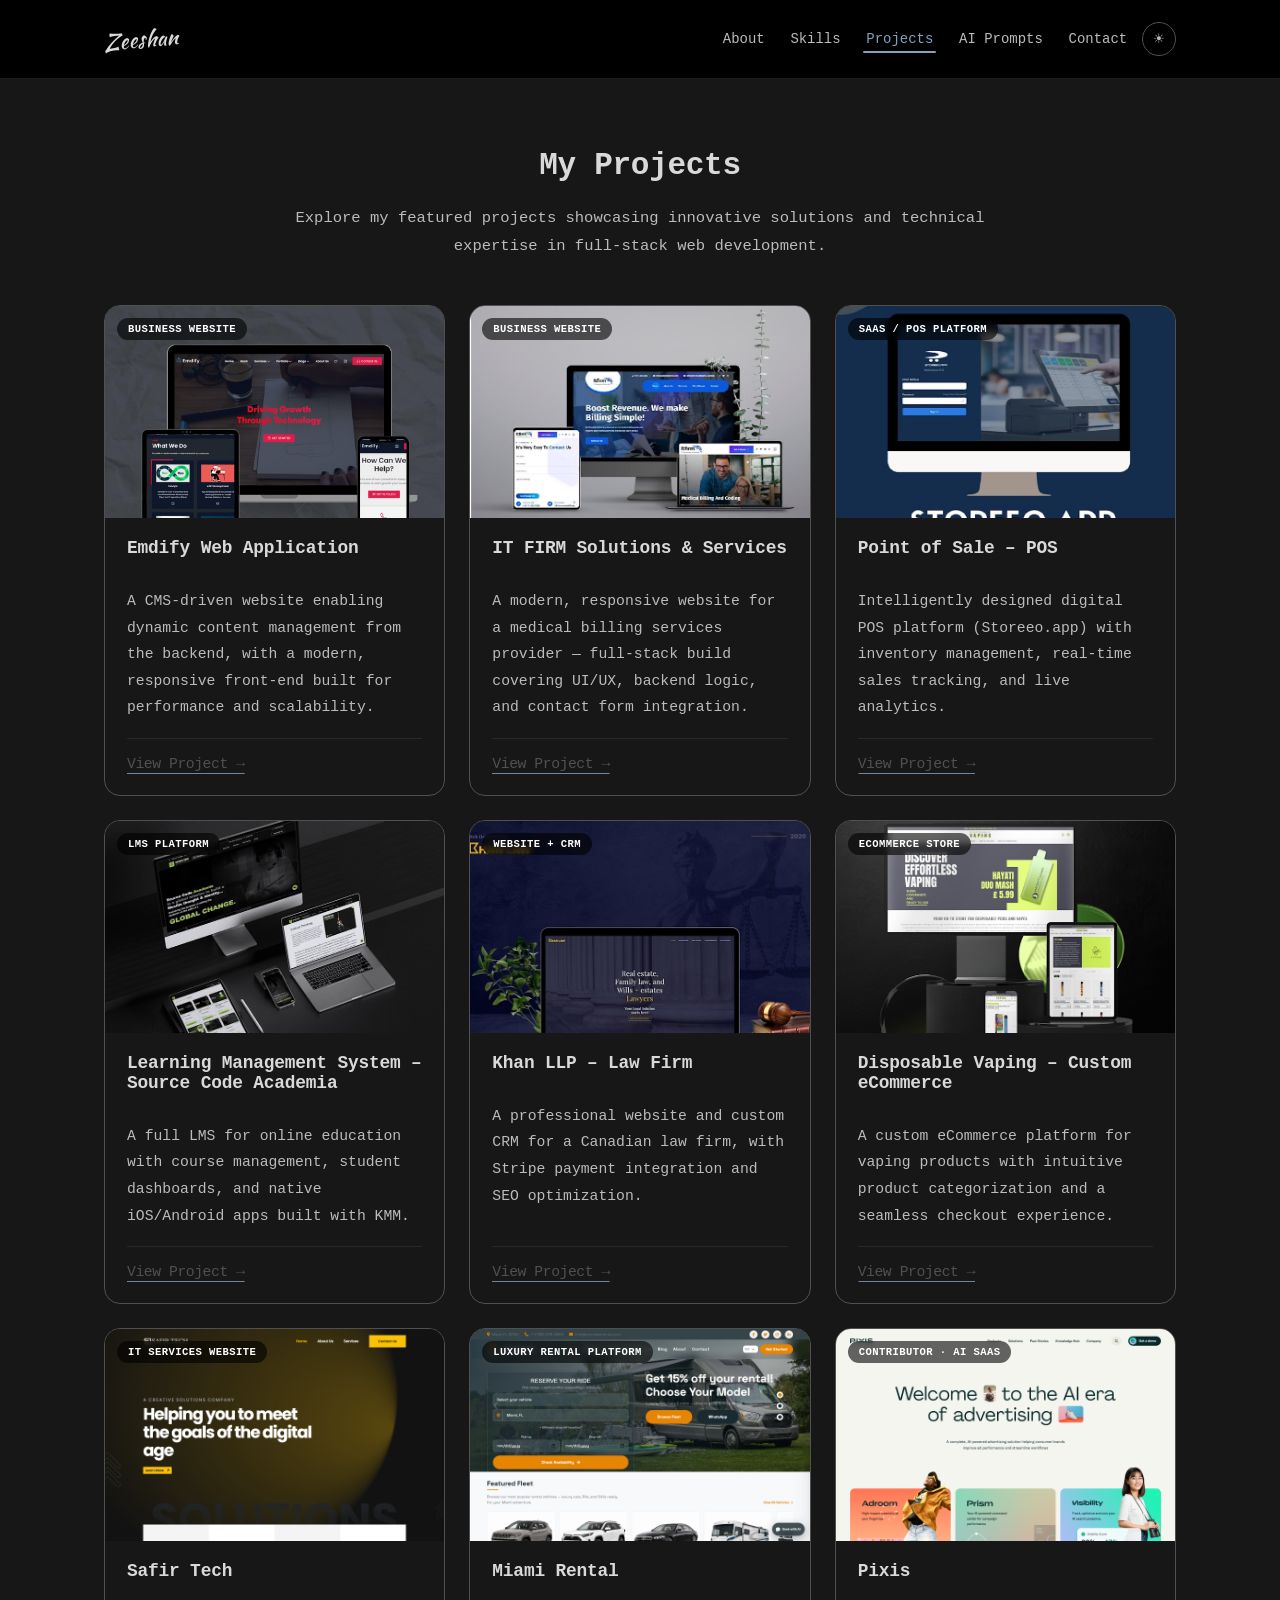
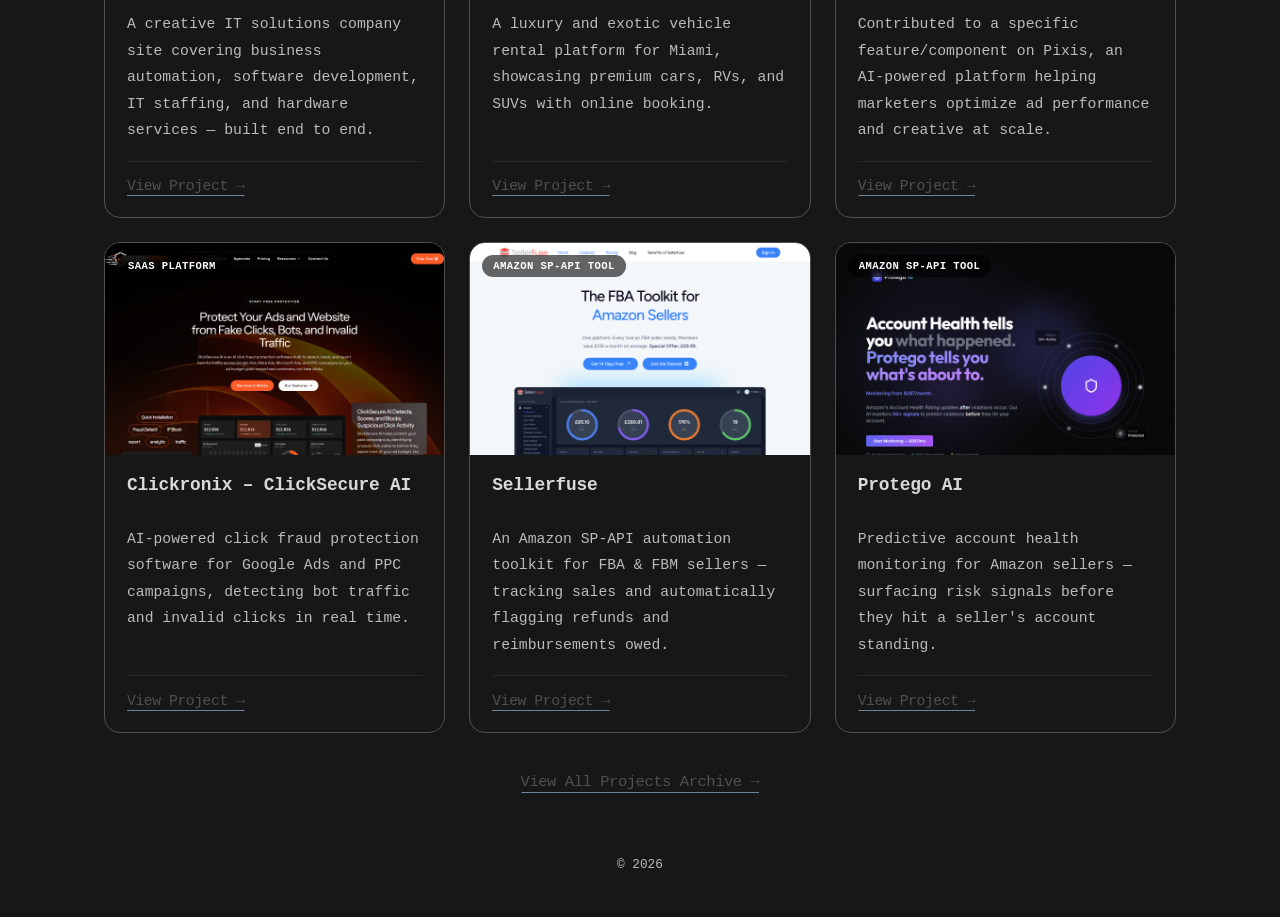
<file: projects.html>
<!DOCTYPE html>
<html lang="en">
<head>
<meta charset="UTF-8" />
<meta name="viewport" content="width=device-width, initial-scale=1.0" />
<title>My Projects | Zeeshan Hamza</title>
<meta name="description" content="Featured projects by Zeeshan Hamza showcasing innovative solutions and technical expertise in full-stack web development." />
<meta name="robots" content="index, follow" />
<link rel="canonical" href="https://zeeshanhamza.com/projects.html" />
<link rel="icon" type="image/png" href="assets/avatar.png?v=2" />
<link rel="apple-touch-icon" href="assets/avatar.png?v=2" />
<meta name="theme-color" content="#171717" />

<meta property="og:type" content="website" />
<meta property="og:site_name" content="Zeeshan Hamza" />
<meta property="og:title" content="My Projects | Zeeshan Hamza" />
<meta property="og:description" content="Featured projects by Zeeshan Hamza showcasing innovative solutions and technical expertise in full-stack web development." />
<meta property="og:image" content="https://zeeshanhamza.com/assets/avatar.png?v=2" />
<meta property="og:url" content="https://zeeshanhamza.com/projects.html" />

<meta name="twitter:card" content="summary_large_image" />
<meta name="twitter:title" content="My Projects | Zeeshan Hamza" />
<meta name="twitter:description" content="Featured projects by Zeeshan Hamza showcasing innovative solutions and technical expertise in full-stack web development." />
<meta name="twitter:image" content="https://zeeshanhamza.com/assets/avatar.png?v=2" />

<link rel="stylesheet" href="css/style.css" />
</head>
<body>
<header class="site-header">
  <div class="wrap nav-row">
    <a class="logo" href="index.html">Zeeshan</a>    <ul class="nav-links">      <li><a href="about.html"><svg class="nav-icon" viewBox="0 0 448 512"><path d="M224 256A128 128 0 1 0 224 0a128 128 0 1 0 0 256zm-45.7 48C79.8 304 0 383.8 0 482.3C0 498.7 13.3 512 29.7 512H418.3c16.4 0 29.7-13.3 29.7-29.7C448 383.8 368.2 304 269.7 304H178.3z"/></svg><span class="nav-label">About</span></a></li>
      <li><a href="skills.html"><svg class="nav-icon" viewBox="0 0 384 512"><path d="M272 384c9.6-31.9 29.5-59.1 49.2-86.2l0 0c5.2-7.1 10.4-14.2 15.4-21.4c19.8-28.5 31.4-63 31.4-100.3C368 78.8 289.2 0 192 0S16 78.8 16 176c0 37.3 11.6 71.9 31.4 100.3c5 7.2 10.2 14.3 15.4 21.4l0 0c19.8 27.1 39.7 54.4 49.2 86.2H272zM192 512c44.2 0 80-35.8 80-80V416H112v16c0 44.2 35.8 80 80 80zM112 176c0 8.8-7.2 16-16 16s-16-7.2-16-16c0-61.9 50.1-112 112-112c8.8 0 16 7.2 16 16s-7.2 16-16 16c-44.2 0-80 35.8-80 80z"/></svg><span class="nav-label">Skills</span></a></li>
      <li><a href="projects.html" class="active"><svg class="nav-icon" viewBox="0 0 512 512"><path d="M0 96C0 60.7 28.7 32 64 32H448c35.3 0 64 28.7 64 64V416c0 35.3-28.7 64-64 64H64c-35.3 0-64-28.7-64-64V96zm64 0v64h64V96H64zm384 0H192v64H448V96zM64 224v64h64V224H64zm384 0H192v64H448V224zM64 352v64h64V352H64zm384 0H192v64H448V352z"/></svg><span class="nav-label">Projects</span></a></li>
      <li><a href="prompts.html"><svg class="nav-icon" viewBox="0 0 30 30"><path d="M5 3C3.892 3 3 3.892 3 5v20c0 1.108.892 2 2 2h20c1.108 0 2-.892 2-2V5c0-1.108-.892-2-2-2H5zm1.875 5.396L13.395 12.422v1.635L6.926 18.082 6 16.734l5.762-3.486L6 9.795l.875-1.399zM15.578 20.053H24v1.551h-8.422v-1.551z"/></svg><span class="nav-label">AI Prompts</span></a></li>
      <li><a href="contact.html"><svg class="nav-icon" viewBox="0 0 512 512"><path d="M48 64C21.5 64 0 85.5 0 112c0 15.1 7.1 29.3 19.2 38.4L236.8 313.6c11.4 8.5 27 8.5 38.4 0L492.8 150.4c12.1-9.1 19.2-23.3 19.2-38.4c0-26.5-21.5-48-48-48H48zM0 176V384c0 35.3 28.7 64 64 64H448c35.3 0 64-28.7 64-64V176L294.4 339.2c-22.8 17.1-54 17.1-76.8 0L0 176z"/></svg><span class="nav-label">Contact</span></a></li>
      <li><button class="theme-toggle" aria-label="Switch to light mode" title="Switch to light mode">☽</button></li>
    </ul>
  </div>
</header>

<main class="site-main"><div class="wrap">
  <header class="projects-header">
    <h1 class="fs-2">My Projects</h1>
    <p class="projects-intro">Explore my featured projects showcasing innovative solutions and technical expertise in full-stack web development.</p>
  </header>

  <section class="project-grid">
    <article class="project-card-v2">
      <div class="project-media">
        <span class="project-category">Business Website</span>
        <img src="assets/projects/emdify.jpg" alt="Emdify Web Application screenshot" loading="lazy" />
      </div>
      <div class="project-body">
        <div class="project-head">
          <h3>Emdify Web Application</h3>
        </div>
        <p class="project-desc">A CMS-driven website enabling dynamic content management from the backend, with a modern, responsive front-end built for performance and scalability.</p>
        <div class="project-footer">
          <a class="project-link underline" href="#">View Project →</a>
        </div>
      </div>
    </article>

    <article class="project-card-v2">
      <div class="project-media">
        <span class="project-category">Business Website</span>
        <img src="assets/projects/it-firm.jpg" alt="IT FIRM Solutions & Services screenshot" loading="lazy" />
      </div>
      <div class="project-body">
        <div class="project-head">
          <h3>IT FIRM Solutions &amp; Services</h3>
        </div>
        <p class="project-desc">A modern, responsive website for a medical billing services provider — full-stack build covering UI/UX, backend logic, and contact form integration.</p>
        <div class="project-footer">
          <a class="project-link underline" href="#">View Project →</a>
        </div>
      </div>
    </article>

    <article class="project-card-v2">
      <div class="project-media">
        <span class="project-category">SaaS / POS Platform</span>
        <img src="assets/projects/pos.jpg" alt="Point of Sale - POS (Storeeo.app) screenshot" loading="lazy" />
      </div>
      <div class="project-body">
        <div class="project-head">
          <h3>Point of Sale &ndash; POS</h3>
        </div>
        <p class="project-desc">Intelligently designed digital POS platform (Storeeo.app) with inventory management, real-time sales tracking, and live analytics.</p>
        <div class="project-footer">
          <a class="project-link underline" href="https://storeeo.app" target="_blank" rel="noopener noreferrer">View Project →</a>
        </div>
      </div>
    </article>

    <article class="project-card-v2">
      <div class="project-media">
        <span class="project-category">LMS Platform</span>
        <img src="assets/projects/source-code.jpg" alt="Source Code Academia LMS screenshot" loading="lazy" />
      </div>
      <div class="project-body">
        <div class="project-head">
          <h3>Learning Management System &ndash; Source Code Academia</h3>
        </div>
        <p class="project-desc">A full LMS for online education with course management, student dashboards, and native iOS/Android apps built with KMM.</p>
        <div class="project-footer">
          <a class="project-link underline" href="#">View Project →</a>
        </div>
      </div>
    </article>

    <article class="project-card-v2">
      <div class="project-media">
        <span class="project-category">Website + CRM</span>
        <img src="assets/projects/khan-llp.jpg" alt="Khan LLP Law Firm screenshot" loading="lazy" />
      </div>
      <div class="project-body">
        <div class="project-head">
          <h3>Khan LLP &ndash; Law Firm</h3>
        </div>
        <p class="project-desc">A professional website and custom CRM for a Canadian law firm, with Stripe payment integration and SEO optimization.</p>
        <div class="project-footer">
          <a class="project-link underline" href="#">View Project →</a>
        </div>
      </div>
    </article>

    <article class="project-card-v2">
      <div class="project-media">
        <span class="project-category">eCommerce Store</span>
        <img src="assets/projects/vaping.jpg" alt="Disposable Vaping eCommerce store screenshot" loading="lazy" />
      </div>
      <div class="project-body">
        <div class="project-head">
          <h3>Disposable Vaping &ndash; Custom eCommerce</h3>
        </div>
        <p class="project-desc">A custom eCommerce platform for vaping products with intuitive product categorization and a seamless checkout experience.</p>
        <div class="project-footer">
          <a class="project-link underline" href="#">View Project →</a>
        </div>
      </div>
    </article>

    <article class="project-card-v2">
      <div class="project-media">
        <span class="project-category">IT Services Website</span>
        <img src="assets/projects/safir.png" alt="Safir Tech website screenshot" loading="lazy" />
      </div>
      <div class="project-body">
        <div class="project-head">
          <h3>Safir Tech</h3>
        </div>
        <p class="project-desc">A creative IT solutions company site covering business automation, software development, IT staffing, and hardware services &mdash; built end to end.</p>
        <div class="project-footer">
          <a class="project-link underline" href="https://itservice.storeeo.app/" target="_blank" rel="noopener noreferrer">View Project →</a>
        </div>
      </div>
    </article>

    <article class="project-card-v2">
      <div class="project-media">
        <span class="project-category">Luxury Rental Platform</span>
        <img src="assets/projects/miami.png" alt="Miami Rental website screenshot" loading="lazy" />
      </div>
      <div class="project-body">
        <div class="project-head">
          <h3>Miami Rental</h3>
        </div>
        <p class="project-desc">A luxury and exotic vehicle rental platform for Miami, showcasing premium cars, RVs, and SUVs with online booking.</p>
        <div class="project-footer">
          <a class="project-link underline" href="https://rv.shamastore.pk/" target="_blank" rel="noopener noreferrer">View Project →</a>
        </div>
      </div>
    </article>

    <article class="project-card-v2">
      <div class="project-media">
        <span class="project-category">Contributor &middot; AI SaaS</span>
        <img src="assets/projects/pixis.png" alt="Pixis website screenshot" loading="lazy" />
      </div>
      <div class="project-body">
        <div class="project-head">
          <h3>Pixis</h3>
        </div>
        <p class="project-desc">Contributed to a specific feature/component on Pixis, an AI-powered platform helping marketers optimize ad performance and creative at scale.</p>
        <div class="project-footer">
          <a class="project-link underline" href="https://pixis.ai/" target="_blank" rel="noopener noreferrer">View Project →</a>
        </div>
      </div>
    </article>

    <article class="project-card-v2">
      <div class="project-media">
        <span class="project-category">SaaS Platform</span>
        <img src="assets/projects/clickronix.png" alt="Clickronix / ClickSecure AI website screenshot" loading="lazy" />
      </div>
      <div class="project-body">
        <div class="project-head">
          <h3>Clickronix &ndash; ClickSecure AI</h3>
        </div>
        <p class="project-desc">AI-powered click fraud protection software for Google Ads and PPC campaigns, detecting bot traffic and invalid clicks in real time.</p>
        <div class="project-footer">
          <a class="project-link underline" href="https://clickronix.com/" target="_blank" rel="noopener noreferrer">View Project →</a>
        </div>
      </div>
    </article>

    <article class="project-card-v2">
      <div class="project-media">
        <span class="project-category">Amazon SP-API Tool</span>
        <img src="assets/projects/sellerfuse.png" alt="Sellerfuse website screenshot" loading="lazy" />
      </div>
      <div class="project-body">
        <div class="project-head">
          <h3>Sellerfuse</h3>
        </div>
        <p class="project-desc">An Amazon SP-API automation toolkit for FBA &amp; FBM sellers &mdash; tracking sales and automatically flagging refunds and reimbursements owed.</p>
        <div class="project-footer">
          <a class="project-link underline" href="https://sellerfuse.com/" target="_blank" rel="noopener noreferrer">View Project →</a>
        </div>
      </div>
    </article>

    <article class="project-card-v2">
      <div class="project-media">
        <span class="project-category">Amazon SP-API Tool</span>
        <img src="assets/projects/protego.png" alt="Protego AI website screenshot" loading="lazy" />
      </div>
      <div class="project-body">
        <div class="project-head">
          <h3>Protego AI</h3>
        </div>
        <p class="project-desc">Predictive account health monitoring for Amazon sellers &mdash; surfacing risk signals before they hit a seller's account standing.</p>
        <div class="project-footer">
          <a class="project-link underline" href="https://section3.ai/" target="_blank" rel="noopener noreferrer">View Project →</a>
        </div>
      </div>
    </article>
  </section>

  <div style="text-align:center; margin-top:40px;">
    <a class="underline" href="projects-archive.html">View All Projects Archive →</a>
  </div>
</div></main>

<footer class="site-footer">
  <div class="wrap">© 2026</div>
</footer>
<script src="js/script.js"></script>
</body>
</html>
</file>
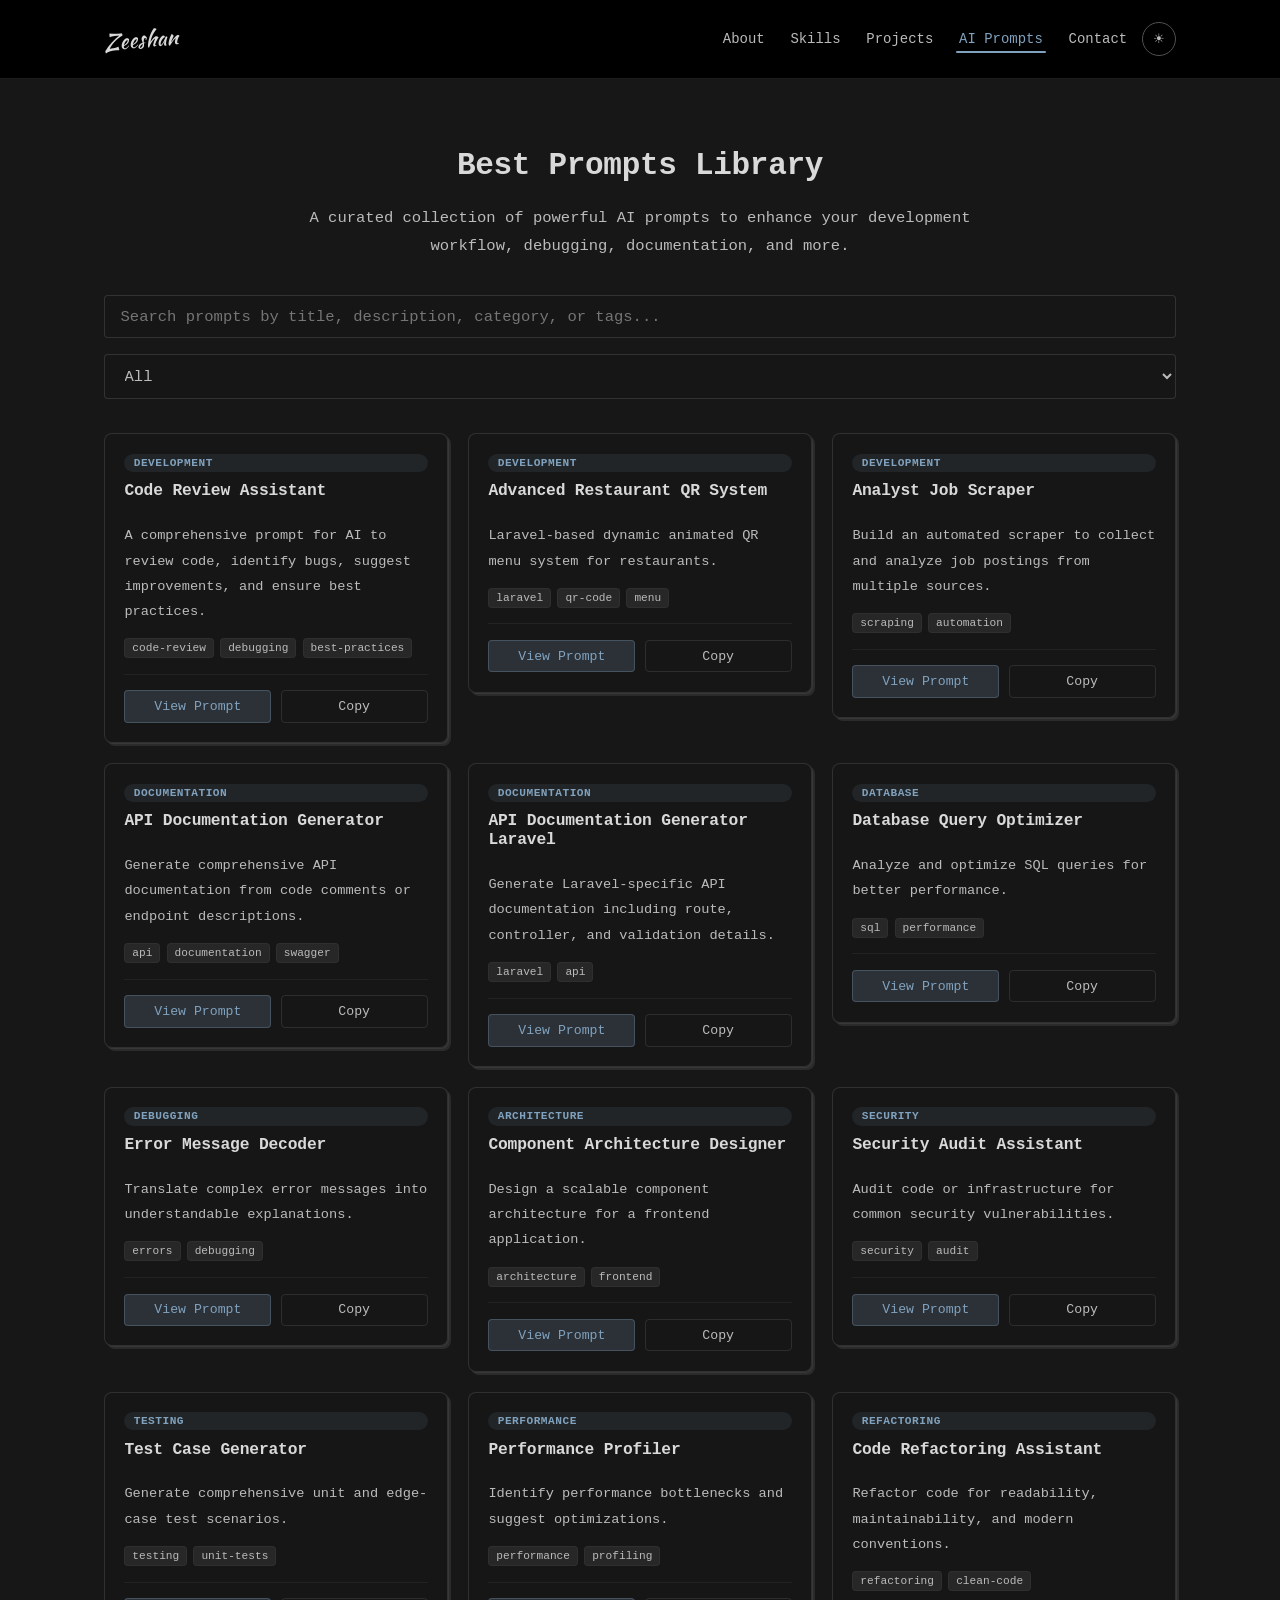
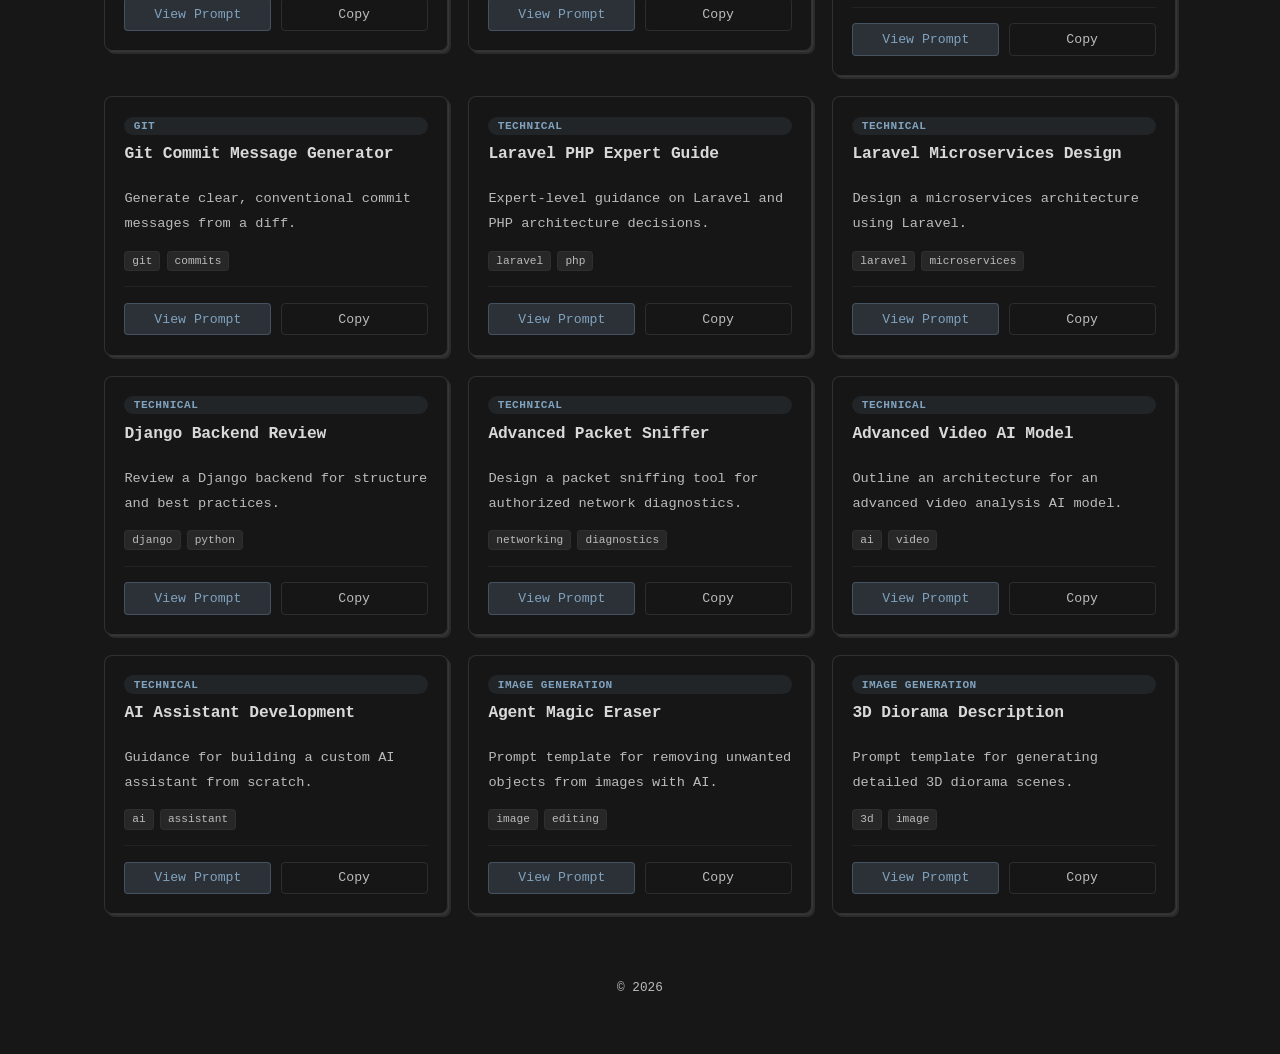
<file: prompts.html>
<!DOCTYPE html>
<html lang="en">
<head>
<meta charset="UTF-8" />
<meta name="viewport" content="width=device-width, initial-scale=1.0" />
<title>Best Prompts Library | Zeeshan Hamza</title>
<meta name="description" content="A curated collection of powerful AI prompts to enhance your development workflow, debugging, documentation, and more." />
<meta name="robots" content="index, follow" />
<link rel="canonical" href="https://zeeshanhamza.com/prompts.html" />
<link rel="icon" type="image/png" href="assets/avatar.png?v=2" />
<link rel="apple-touch-icon" href="assets/avatar.png?v=2" />
<meta name="theme-color" content="#171717" />

<meta property="og:type" content="website" />
<meta property="og:site_name" content="Zeeshan Hamza" />
<meta property="og:title" content="Best Prompts Library | Zeeshan Hamza" />
<meta property="og:description" content="A curated collection of powerful AI prompts to enhance your development workflow, debugging, documentation, and more." />
<meta property="og:image" content="https://zeeshanhamza.com/assets/avatar.png?v=2" />
<meta property="og:url" content="https://zeeshanhamza.com/prompts.html" />

<meta name="twitter:card" content="summary_large_image" />
<meta name="twitter:title" content="Best Prompts Library | Zeeshan Hamza" />
<meta name="twitter:description" content="A curated collection of powerful AI prompts to enhance your development workflow, debugging, documentation, and more." />
<meta name="twitter:image" content="https://zeeshanhamza.com/assets/avatar.png?v=2" />

<link rel="stylesheet" href="css/style.css" />
</head>
<body>
<header class="site-header">
  <div class="wrap nav-row">
    <a class="logo" href="index.html">Zeeshan</a>    <ul class="nav-links">      <li><a href="about.html"><svg class="nav-icon" viewBox="0 0 448 512"><path d="M224 256A128 128 0 1 0 224 0a128 128 0 1 0 0 256zm-45.7 48C79.8 304 0 383.8 0 482.3C0 498.7 13.3 512 29.7 512H418.3c16.4 0 29.7-13.3 29.7-29.7C448 383.8 368.2 304 269.7 304H178.3z"/></svg><span class="nav-label">About</span></a></li>
      <li><a href="skills.html"><svg class="nav-icon" viewBox="0 0 384 512"><path d="M272 384c9.6-31.9 29.5-59.1 49.2-86.2l0 0c5.2-7.1 10.4-14.2 15.4-21.4c19.8-28.5 31.4-63 31.4-100.3C368 78.8 289.2 0 192 0S16 78.8 16 176c0 37.3 11.6 71.9 31.4 100.3c5 7.2 10.2 14.3 15.4 21.4l0 0c19.8 27.1 39.7 54.4 49.2 86.2H272zM192 512c44.2 0 80-35.8 80-80V416H112v16c0 44.2 35.8 80 80 80zM112 176c0 8.8-7.2 16-16 16s-16-7.2-16-16c0-61.9 50.1-112 112-112c8.8 0 16 7.2 16 16s-7.2 16-16 16c-44.2 0-80 35.8-80 80z"/></svg><span class="nav-label">Skills</span></a></li>
      <li><a href="projects.html"><svg class="nav-icon" viewBox="0 0 512 512"><path d="M0 96C0 60.7 28.7 32 64 32H448c35.3 0 64 28.7 64 64V416c0 35.3-28.7 64-64 64H64c-35.3 0-64-28.7-64-64V96zm64 0v64h64V96H64zm384 0H192v64H448V96zM64 224v64h64V224H64zm384 0H192v64H448V224zM64 352v64h64V352H64zm384 0H192v64H448V352z"/></svg><span class="nav-label">Projects</span></a></li>
      <li><a href="prompts.html" class="active"><svg class="nav-icon" viewBox="0 0 30 30"><path d="M5 3C3.892 3 3 3.892 3 5v20c0 1.108.892 2 2 2h20c1.108 0 2-.892 2-2V5c0-1.108-.892-2-2-2H5zm1.875 5.396L13.395 12.422v1.635L6.926 18.082 6 16.734l5.762-3.486L6 9.795l.875-1.399zM15.578 20.053H24v1.551h-8.422v-1.551z"/></svg><span class="nav-label">AI Prompts</span></a></li>
      <li><a href="contact.html"><svg class="nav-icon" viewBox="0 0 512 512"><path d="M48 64C21.5 64 0 85.5 0 112c0 15.1 7.1 29.3 19.2 38.4L236.8 313.6c11.4 8.5 27 8.5 38.4 0L492.8 150.4c12.1-9.1 19.2-23.3 19.2-38.4c0-26.5-21.5-48-48-48H48zM0 176V384c0 35.3 28.7 64 64 64H448c35.3 0 64-28.7 64-64V176L294.4 339.2c-22.8 17.1-54 17.1-76.8 0L0 176z"/></svg><span class="nav-label">Contact</span></a></li>
      <li><button class="theme-toggle" aria-label="Switch to light mode" title="Switch to light mode">☽</button></li>
    </ul>
  </div>
</header>

<main class="site-main"><div class="wrap">
  <header class="prompts-header">
    <h1 class="fs-2">Best Prompts Library</h1>
    <p class="prompts-intro">A curated collection of powerful AI prompts to enhance your development workflow, debugging, documentation, and more.</p>
  </header>

  <section class="prompts-filters">
    <div class="search-wrapper">
      <input type="text" class="search-input" placeholder="Search prompts by title, description, category, or tags..." aria-label="Search prompts" />
    </div>
    <select class="category-filter" aria-label="Filter by category">
      <option value="All">All</option>
      <option value="Development">Development</option>
      <option value="Documentation">Documentation</option>
      <option value="Database">Database</option>
      <option value="Debugging">Debugging</option>
      <option value="Architecture">Architecture</option>
      <option value="Security">Security</option>
      <option value="Testing">Testing</option>
      <option value="Performance">Performance</option>
      <option value="Refactoring">Refactoring</option>
      <option value="Git">Git</option>
      <option value="Technical">Technical</option>
      <option value="Image Generation">Image Generation</option>
    </select>
  </section>

  <section class="prompts-grid">
    <article>
      <div class="prompt-card" data-category="Development">
        <span class="prompt-category">Development</span>
        <h2 class="prompt-title">Code Review Assistant</h2>
        <p class="prompt-desc">A comprehensive prompt for AI to review code, identify bugs, suggest improvements, and ensure best practices.</p>
        <div class="prompt-tags"><span class="prompt-tag">code-review</span><span class="prompt-tag">debugging</span><span class="prompt-tag">best-practices</span></div>
        <div class="prompt-card-footer">
          <button class="btn-view">View Prompt</button>
          <button class="btn-copy" data-prompt="Review the following code for bugs, readability, performance, and best practices. Suggest specific improvements with reasoning.">Copy</button>
        </div>
      </div>
    </article>
    <article>
      <div class="prompt-card" data-category="Development">
        <span class="prompt-category">Development</span>
        <h2 class="prompt-title">Advanced Restaurant QR System</h2>
        <p class="prompt-desc">Laravel-based dynamic animated QR menu system for restaurants.</p>
        <div class="prompt-tags"><span class="prompt-tag">laravel</span><span class="prompt-tag">qr-code</span><span class="prompt-tag">menu</span></div>
        <div class="prompt-card-footer">
          <button class="btn-view">View Prompt</button>
          <button class="btn-copy" data-prompt="Design a Laravel-based dynamic QR code menu system for restaurants with animated menu transitions and real-time updates.">Copy</button>
        </div>
      </div>
    </article>
    <article>
      <div class="prompt-card" data-category="Development">
        <span class="prompt-category">Development</span>
        <h2 class="prompt-title">Analyst Job Scraper</h2>
        <p class="prompt-desc">Build an automated scraper to collect and analyze job postings from multiple sources.</p>
        <div class="prompt-tags"><span class="prompt-tag">scraping</span><span class="prompt-tag">automation</span></div>
        <div class="prompt-card-footer">
          <button class="btn-view">View Prompt</button>
          <button class="btn-copy" data-prompt="Build a job scraper that collects listings from multiple sources, normalizes the data, and analyzes trends by role and location.">Copy</button>
        </div>
      </div>
    </article>
    <article>
      <div class="prompt-card" data-category="Documentation">
        <span class="prompt-category">Documentation</span>
        <h2 class="prompt-title">API Documentation Generator</h2>
        <p class="prompt-desc">Generate comprehensive API documentation from code comments or endpoint descriptions.</p>
        <div class="prompt-tags"><span class="prompt-tag">api</span><span class="prompt-tag">documentation</span><span class="prompt-tag">swagger</span></div>
        <div class="prompt-card-footer">
          <button class="btn-view">View Prompt</button>
          <button class="btn-copy" data-prompt="Generate complete API documentation for the following endpoints, including parameters, request/response examples, and error codes.">Copy</button>
        </div>
      </div>
    </article>
    <article>
      <div class="prompt-card" data-category="Documentation">
        <span class="prompt-category">Documentation</span>
        <h2 class="prompt-title">API Documentation Generator Laravel</h2>
        <p class="prompt-desc">Generate Laravel-specific API documentation including route, controller, and validation details.</p>
        <div class="prompt-tags"><span class="prompt-tag">laravel</span><span class="prompt-tag">api</span></div>
        <div class="prompt-card-footer">
          <button class="btn-view">View Prompt</button>
          <button class="btn-copy" data-prompt="Generate Laravel API documentation including routes, controller methods, request validation rules, and example responses.">Copy</button>
        </div>
      </div>
    </article>
    <article>
      <div class="prompt-card" data-category="Database">
        <span class="prompt-category">Database</span>
        <h2 class="prompt-title">Database Query Optimizer</h2>
        <p class="prompt-desc">Analyze and optimize SQL queries for better performance.</p>
        <div class="prompt-tags"><span class="prompt-tag">sql</span><span class="prompt-tag">performance</span></div>
        <div class="prompt-card-footer">
          <button class="btn-view">View Prompt</button>
          <button class="btn-copy" data-prompt="Analyze the following SQL query and suggest optimizations for performance, including indexing recommendations.">Copy</button>
        </div>
      </div>
    </article>
    <article>
      <div class="prompt-card" data-category="Debugging">
        <span class="prompt-category">Debugging</span>
        <h2 class="prompt-title">Error Message Decoder</h2>
        <p class="prompt-desc">Translate complex error messages into understandable explanations.</p>
        <div class="prompt-tags"><span class="prompt-tag">errors</span><span class="prompt-tag">debugging</span></div>
        <div class="prompt-card-footer">
          <button class="btn-view">View Prompt</button>
          <button class="btn-copy" data-prompt="Explain the following error message in plain language, identify the likely root cause, and suggest a fix.">Copy</button>
        </div>
      </div>
    </article>
    <article>
      <div class="prompt-card" data-category="Architecture">
        <span class="prompt-category">Architecture</span>
        <h2 class="prompt-title">Component Architecture Designer</h2>
        <p class="prompt-desc">Design a scalable component architecture for a frontend application.</p>
        <div class="prompt-tags"><span class="prompt-tag">architecture</span><span class="prompt-tag">frontend</span></div>
        <div class="prompt-card-footer">
          <button class="btn-view">View Prompt</button>
          <button class="btn-copy" data-prompt="Design a scalable, reusable component architecture for the following frontend application requirements.">Copy</button>
        </div>
      </div>
    </article>
    <article>
      <div class="prompt-card" data-category="Security">
        <span class="prompt-category">Security</span>
        <h2 class="prompt-title">Security Audit Assistant</h2>
        <p class="prompt-desc">Audit code or infrastructure for common security vulnerabilities.</p>
        <div class="prompt-tags"><span class="prompt-tag">security</span><span class="prompt-tag">audit</span></div>
        <div class="prompt-card-footer">
          <button class="btn-view">View Prompt</button>
          <button class="btn-copy" data-prompt="Perform a security audit of the following code/configuration and flag potential vulnerabilities with remediation steps.">Copy</button>
        </div>
      </div>
    </article>
    <article>
      <div class="prompt-card" data-category="Testing">
        <span class="prompt-category">Testing</span>
        <h2 class="prompt-title">Test Case Generator</h2>
        <p class="prompt-desc">Generate comprehensive unit and edge-case test scenarios.</p>
        <div class="prompt-tags"><span class="prompt-tag">testing</span><span class="prompt-tag">unit-tests</span></div>
        <div class="prompt-card-footer">
          <button class="btn-view">View Prompt</button>
          <button class="btn-copy" data-prompt="Generate unit test cases, including edge cases, for the following function or component.">Copy</button>
        </div>
      </div>
    </article>
    <article>
      <div class="prompt-card" data-category="Performance">
        <span class="prompt-category">Performance</span>
        <h2 class="prompt-title">Performance Profiler</h2>
        <p class="prompt-desc">Identify performance bottlenecks and suggest optimizations.</p>
        <div class="prompt-tags"><span class="prompt-tag">performance</span><span class="prompt-tag">profiling</span></div>
        <div class="prompt-card-footer">
          <button class="btn-view">View Prompt</button>
          <button class="btn-copy" data-prompt="Profile the following code/application flow and identify performance bottlenecks, suggesting concrete optimizations.">Copy</button>
        </div>
      </div>
    </article>
    <article>
      <div class="prompt-card" data-category="Refactoring">
        <span class="prompt-category">Refactoring</span>
        <h2 class="prompt-title">Code Refactoring Assistant</h2>
        <p class="prompt-desc">Refactor code for readability, maintainability, and modern conventions.</p>
        <div class="prompt-tags"><span class="prompt-tag">refactoring</span><span class="prompt-tag">clean-code</span></div>
        <div class="prompt-card-footer">
          <button class="btn-view">View Prompt</button>
          <button class="btn-copy" data-prompt="Refactor the following code for readability, maintainability, and modern language conventions without changing behavior.">Copy</button>
        </div>
      </div>
    </article>
    <article>
      <div class="prompt-card" data-category="Git">
        <span class="prompt-category">Git</span>
        <h2 class="prompt-title">Git Commit Message Generator</h2>
        <p class="prompt-desc">Generate clear, conventional commit messages from a diff.</p>
        <div class="prompt-tags"><span class="prompt-tag">git</span><span class="prompt-tag">commits</span></div>
        <div class="prompt-card-footer">
          <button class="btn-view">View Prompt</button>
          <button class="btn-copy" data-prompt="Generate a concise, conventional commit message summarizing the following diff.">Copy</button>
        </div>
      </div>
    </article>
    <article>
      <div class="prompt-card" data-category="Technical">
        <span class="prompt-category">Technical</span>
        <h2 class="prompt-title">Laravel PHP Expert Guide</h2>
        <p class="prompt-desc">Expert-level guidance on Laravel and PHP architecture decisions.</p>
        <div class="prompt-tags"><span class="prompt-tag">laravel</span><span class="prompt-tag">php</span></div>
        <div class="prompt-card-footer">
          <button class="btn-view">View Prompt</button>
          <button class="btn-copy" data-prompt="Act as a Laravel/PHP expert and review the following architecture decision, offering trade-offs and recommendations.">Copy</button>
        </div>
      </div>
    </article>
    <article>
      <div class="prompt-card" data-category="Technical">
        <span class="prompt-category">Technical</span>
        <h2 class="prompt-title">Laravel Microservices Design</h2>
        <p class="prompt-desc">Design a microservices architecture using Laravel.</p>
        <div class="prompt-tags"><span class="prompt-tag">laravel</span><span class="prompt-tag">microservices</span></div>
        <div class="prompt-card-footer">
          <button class="btn-view">View Prompt</button>
          <button class="btn-copy" data-prompt="Design a microservices architecture using Laravel for the following system requirements, including service boundaries and communication patterns.">Copy</button>
        </div>
      </div>
    </article>
    <article>
      <div class="prompt-card" data-category="Technical">
        <span class="prompt-category">Technical</span>
        <h2 class="prompt-title">Django Backend Review</h2>
        <p class="prompt-desc">Review a Django backend for structure and best practices.</p>
        <div class="prompt-tags"><span class="prompt-tag">django</span><span class="prompt-tag">python</span></div>
        <div class="prompt-card-footer">
          <button class="btn-view">View Prompt</button>
          <button class="btn-copy" data-prompt="Review the following Django backend code for structure, security, and adherence to best practices.">Copy</button>
        </div>
      </div>
    </article>
    <article>
      <div class="prompt-card" data-category="Technical">
        <span class="prompt-category">Technical</span>
        <h2 class="prompt-title">Advanced Packet Sniffer</h2>
        <p class="prompt-desc">Design a packet sniffing tool for authorized network diagnostics.</p>
        <div class="prompt-tags"><span class="prompt-tag">networking</span><span class="prompt-tag">diagnostics</span></div>
        <div class="prompt-card-footer">
          <button class="btn-view">View Prompt</button>
          <button class="btn-copy" data-prompt="Design an advanced packet sniffer for authorized network diagnostics, including capture filters and protocol analysis.">Copy</button>
        </div>
      </div>
    </article>
    <article>
      <div class="prompt-card" data-category="Technical">
        <span class="prompt-category">Technical</span>
        <h2 class="prompt-title">Advanced Video AI Model</h2>
        <p class="prompt-desc">Outline an architecture for an advanced video analysis AI model.</p>
        <div class="prompt-tags"><span class="prompt-tag">ai</span><span class="prompt-tag">video</span></div>
        <div class="prompt-card-footer">
          <button class="btn-view">View Prompt</button>
          <button class="btn-copy" data-prompt="Outline an architecture for an advanced video analysis AI model, including data pipeline, model choice, and evaluation strategy.">Copy</button>
        </div>
      </div>
    </article>
    <article>
      <div class="prompt-card" data-category="Technical">
        <span class="prompt-category">Technical</span>
        <h2 class="prompt-title">AI Assistant Development</h2>
        <p class="prompt-desc">Guidance for building a custom AI assistant from scratch.</p>
        <div class="prompt-tags"><span class="prompt-tag">ai</span><span class="prompt-tag">assistant</span></div>
        <div class="prompt-card-footer">
          <button class="btn-view">View Prompt</button>
          <button class="btn-copy" data-prompt="Guide me through building a custom AI assistant, covering architecture, tool integration, and deployment.">Copy</button>
        </div>
      </div>
    </article>
    <article>
      <div class="prompt-card" data-category="Image Generation">
        <span class="prompt-category">Image Generation</span>
        <h2 class="prompt-title">Agent Magic Eraser</h2>
        <p class="prompt-desc">Prompt template for removing unwanted objects from images with AI.</p>
        <div class="prompt-tags"><span class="prompt-tag">image</span><span class="prompt-tag">editing</span></div>
        <div class="prompt-card-footer">
          <button class="btn-view">View Prompt</button>
          <button class="btn-copy" data-prompt="Remove the unwanted object from this image while preserving lighting, shadows, and background consistency.">Copy</button>
        </div>
      </div>
    </article>
    <article>
      <div class="prompt-card" data-category="Image Generation">
        <span class="prompt-category">Image Generation</span>
        <h2 class="prompt-title">3D Diorama Description</h2>
        <p class="prompt-desc">Prompt template for generating detailed 3D diorama scenes.</p>
        <div class="prompt-tags"><span class="prompt-tag">3d</span><span class="prompt-tag">image</span></div>
        <div class="prompt-card-footer">
          <button class="btn-view">View Prompt</button>
          <button class="btn-copy" data-prompt="Generate a detailed description of a 3D diorama scene, including lighting, materials, and camera angle.">Copy</button>
        </div>
      </div>
    </article>
  </section>
</div></main>

<footer class="site-footer">
  <div class="wrap">© 2026</div>
</footer>
<script src="js/script.js"></script>
</body>
</html>
</file>
<file: css/style.css>
@import url("https://fonts.googleapis.com/css2?family=Kaushan+Script&family=Ubuntu+Mono:ital,wght@0,400;0,700;1,400&display=swap");

:root {
  color-scheme: dark;
  --chinese-black: #171717;
  --chinese-black-rgb: 23, 23, 23;
  --eerie-black: #2e2e2e;
  --eerie-black-rgb: 46, 46, 46;
  --black-olive: #3d3d3d;
  --black-olive-rgb: 61, 61, 61;
  --dark-liver: #505050;
  --dark-liver-rgb: 80, 80, 80;
  --light-gray: #bbb;
  --light-gray-rgb: 187, 187, 187;
  --light-silver: #d9d9d9;
  --header-bg: #000;
  --black-rgb: 0, 0, 0;
  --accent: #81a2be;
  --accent-rgb: 129, 162, 190;
  --accent-2: #b294bb;
  --accent-3: #b5c96a;
}

[data-theme="light"] {
  color-scheme: light;
  --chinese-black: #f7f6f2;
  --chinese-black-rgb: 247, 246, 242;
  --eerie-black: #ebe9e3;
  --eerie-black-rgb: 235, 233, 227;
  --black-olive: #e0ddd4;
  --black-olive-rgb: 224, 221, 212;
  --dark-liver: #8a8a84;
  --dark-liver-rgb: 138, 138, 132;
  --light-gray: #3d3d3d;
  --light-gray-rgb: 61, 61, 61;
  --light-silver: #1f1f1f;
  --header-bg: #fff;
}

* { box-sizing: border-box; }

html {
  background-color: var(--chinese-black);
  color: var(--light-gray);
  font-family: "Ubuntu Mono", monospace;
  font-size: .97rem;
  margin: 0;
  height: 100%;
  overflow-x: hidden;
  padding: 0;
  scroll-behavior: smooth;
  transition: background-color .3s ease, color .3s ease;
}

body {
  margin: 0;
  min-height: 100vh;
  display: flex;
  flex-direction: column;
}

a { color: inherit; text-decoration: none; }

.wrap { max-width: 1120px; margin: 0 auto; padding: 0 24px; }

h1, h2, h3, h4 { color: var(--light-silver); font-weight: 700; letter-spacing: -0.01em; }

.fs-2 { font-size: 2rem; }

p { color: var(--light-gray); line-height: 1.85; }

/* ---------- Header ---------- */
.site-header {
  background-color: var(--header-bg);
  border-bottom: 1px solid rgba(var(--dark-liver-rgb), .35);
  transition: background-color .3s ease, border-color .3s ease;
  flex-shrink: 0;
}

.nav-row {
  display: flex;
  align-items: center;
  justify-content: space-between;
  gap: 16px;
  padding: 22px 24px;
}

.logo {
  font-family: "Kaushan Script", cursive;
  font-size: 1.4rem;
  color: var(--light-silver);
  transform: rotate(-5deg);
  display: inline-block;
}

.nav-links {
  display: flex;
  align-items: center;
  gap: 4px;
  list-style: none;
  margin: 0;
  padding: 0;
}

.nav-links a {
  position: relative;
  display: inline-flex;
  align-items: center;
  gap: 6px;
  padding: .35rem .7rem;
  font-size: .9rem;
  color: var(--light-gray);
  transition: color .2s ease;
}

.nav-icon {
  width: 14px;
  height: 14px;
  fill: currentColor;
  flex-shrink: 0;
}

.nav-links a:hover,
.nav-links a.active { color: var(--accent); }

.nav-links a.active::after {
  content: "";
  position: absolute;
  left: 8px; right: 8px; bottom: -1px;
  height: 2px;
  background: var(--accent);
  border-radius: 2px;
}

.theme-toggle {
  align-items: center;
  background: transparent;
  border: 1px solid var(--dark-liver);
  border-radius: 50%;
  color: inherit;
  cursor: pointer;
  display: inline-flex;
  justify-content: center;
  line-height: 1;
  padding: .4rem;
  width: 34px;
  height: 34px;
  transition: border-color .2s ease, color .2s ease;
}

.theme-toggle:hover { border-color: var(--accent); color: var(--accent); }

/* Icon-only nav below xl, full text label at xl and up (matches source breakpoint) */
.nav-label { display: none; }

.nav-icon {
  display: block;
}

@media (min-width: 1200px) {
  .nav-label { display: inline; }
  .nav-icon { display: none; }
}

/* ---------- Main / typography ---------- */
.site-main {
  flex: 1 0 auto;
  display: flex;
  flex-direction: column;
  align-items: center;
  justify-content: center;
  width: 100%;
  padding: 48px 0;
}

.site-main > .wrap { width: 100%; }

.underline {
  color: var(--dark-liver);
  letter-spacing: -.03em;
  padding-bottom: 1px;
  position: relative;
  text-decoration: none;
}

.underline::after {
  content: "";
  position: absolute;
  left: 0; bottom: -1px;
  width: 100%; height: 1px;
  background-image: linear-gradient(to right, var(--dark-liver) 50%, rgba(var(--accent-rgb), .8) 50%);
  background-size: 200% 100%;
  background-position: 100% 50%;
  transition: .3s cubic-bezier(.165,.84,.44,1);
}

.underline:hover::after { background-position: 0 50%; }
.underline:hover { color: var(--accent); }

.eyebrow {
  color: var(--accent);
  text-transform: uppercase;
  letter-spacing: .12em;
  font-size: .75rem;
  margin: 0 0 12px;
}

/* organic blob shape used for buttons / cards */
.blob {
  background-color: transparent;
  border: 2px solid var(--dark-liver);
  border-radius: 255px 15px 225px / 15px 225px 15px 255px;
  box-shadow: 15px 28px 25px -18px rgba(73,73,73,.1);
  transition: all .4s ease;
}

.blob:hover {
  background-color: var(--eerie-black);
  box-shadow: inset 0 0 25px rgba(0,0,0,.6), 3px 3px 5px 0 var(--dark-liver);
  transform: translateY(-3px);
}

/* ---------- Home hero ---------- */
.hero {
  display: grid;
  grid-template-columns: 1.2fr 1fr;
  gap: 40px;
  align-items: center;
}

.hero h1 { text-transform: uppercase; font-size: 2rem; margin: 0 0 18px; }
.hero .lede { font-size: 1rem; max-width: 52ch; }

.role-line { margin-top: 4px; }
.role-line a { color: var(--accent); font-weight: 700; }

.hero-links { margin-top: 24px; display: flex; gap: 24px; flex-wrap: wrap; }
.hero-links a { text-transform: capitalize; font-size: 1rem; }

.circle-wrapper {
  display: flex;
  align-items: center;
  justify-content: center;
  height: 340px;
  overflow: hidden;
  position: relative;
}

.orbit-scene {
  position: relative;
  height: 100%;
  width: 100%;
  max-width: 340px;
  max-height: 340px;
}

.big-circle {
  animation: rotate-forward 40s linear infinite;
  border: 3px solid var(--dark-liver);
  border-radius: 50%;
  position: absolute;
  inset: 0;
  display: flex;
  align-items: center;
  justify-content: center;
}

.orbit-icon {
  background-image: linear-gradient(180deg, var(--dark-liver), var(--dark-liver));
  border-radius: 50%;
  height: 30px;
  width: 30px;
  position: absolute;
  display: flex;
  align-items: center;
  justify-content: center;
}

.orbit-icon svg { animation: rotate-backward 40s linear infinite; width: 60%; fill: var(--light-silver); }
.big-circle:hover .orbit-icon svg { animation-play-state: paused; }

.orbit-icon:nth-child(1) { left: 50%; top: 0; transform: translate(-50%, -50%); }
.orbit-icon:nth-child(2) { right: 0; top: 50%; transform: translate(50%, -50%); }
.orbit-icon:nth-child(3) { bottom: 0; left: 50%; transform: translate(-50%, 50%); }
.orbit-icon:nth-child(4) { left: 0; top: 50%; transform: translate(-50%, -50%); }

.inner-circle {
  animation: circle-rotate-backward 55s linear infinite;
  border: 3px solid var(--dark-liver);
  border-radius: 50%;
  height: 75%;
  width: 75%;
  position: absolute;
  left: 50%; top: 50%;
  transform: translate(-50%, -50%) rotate(45deg);
  z-index: 2;
}

.inner-circle .orbit-icon svg { animation: img-rotate-forward 55s linear infinite; }

.center-avatar {
  position: absolute;
  left: 50%; top: 50%;
  transform: translate(-50%, -50%);
  width: 150px; height: 150px;
  border-radius: 50%;
  z-index: 5;
  display: flex;
  align-items: center;
  justify-content: center;
  overflow: hidden;
  background: radial-gradient(circle, var(--eerie-black) 0%, var(--chinese-black) 100%);
  border: 2px solid var(--dark-liver);
  box-shadow: 0 0 20px rgba(var(--accent-rgb), .15), inset 0 0 20px rgba(0,0,0,.6);
}

.center-avatar img {
  width: 100%;
  height: 100%;
  object-fit: cover;
}

.avatar-fallback {
  display: none;
  align-items: center;
  justify-content: center;
  width: 100%; height: 100%;
  font-family: "Kaushan Script", cursive;
  font-size: 1.6rem;
  color: var(--light-silver);
}

@keyframes rotate-forward { from { transform: rotate(0); } to { transform: rotate(1turn); } }
@keyframes rotate-backward { from { transform: rotate(1turn); } to { transform: rotate(0); } }
@keyframes circle-rotate-backward { from { transform: translate(-50%,-50%) rotate(405deg); } to { transform: translate(-50%,-50%) rotate(45deg); } }
@keyframes img-rotate-forward { from { transform: rotate(-405deg); } to { transform: rotate(-45deg); } }

/* ---------- About / gears ---------- */
.about-grid {
  display: grid;
  grid-template-columns: 380px 1fr;
  gap: 40px;
  align-items: center;
}

.animated-visual {
  height: 380px; width: 380px;
  max-width: 100%;
  position: relative;
  margin: 0 auto;
}

.gear {
  position: absolute;
  border-radius: 50%;
  border: 2px solid rgba(var(--light-gray-rgb), .4);
  background: radial-gradient(circle, rgba(var(--eerie-black-rgb),.6) 0%, rgba(var(--chinese-black-rgb),.8), rgba(var(--eerie-black-rgb),.6));
  box-shadow: inset 0 0 20px rgba(0,0,0,.5), 0 0 15px rgba(var(--light-gray-rgb),.1);
}

.gear-teeth {
  position: absolute; inset: 0;
  border-radius: 50%;
  opacity: .6;
}

.gear-center-hole {
  position: absolute; left: 50%; top: 50%;
  transform: translate(-50%,-50%);
  width: 30%; height: 30%;
  border-radius: 50%;
  background: radial-gradient(circle, rgba(var(--chinese-black-rgb),.9) 0%, #000 100%);
  box-shadow: inset 0 0 10px rgba(0,0,0,.8);
}

.gear-center { width: 180px; height: 180px; left: 50%; top: 50%; transform: translate(-50%,-50%); z-index: 15; animation: rotate-cw 20s linear infinite; }
.gear-center .gear-teeth { background-image: repeating-conic-gradient(from 0deg, rgba(var(--accent-rgb),.4) 0deg 12deg, transparent 12deg 24deg); }

.gear-top-left { width: 120px; height: 120px; left: 15%; top: 15%; z-index: 12; animation: rotate-ccw 15s linear infinite; }
.gear-top-left .gear-teeth { background-image: repeating-conic-gradient(from 0deg, rgba(var(--light-gray-rgb),.3) 0deg 15deg, transparent 15deg 30deg); }

.gear-top-right { width: 100px; height: 100px; right: 15%; top: 15%; z-index: 12; animation: rotate-cw 12s linear infinite; }
.gear-top-right .gear-teeth { background-image: repeating-conic-gradient(from 0deg, rgba(178,148,187,.4) 0deg 10deg, transparent 10deg 20deg); }

.gear-bottom-left { width: 110px; height: 110px; left: 15%; bottom: 15%; z-index: 12; animation: rotate-cw 18s linear infinite; }
.gear-bottom-left .gear-teeth { background-image: repeating-conic-gradient(from 0deg, hsla(66,39%,57%,.4) 0deg 8deg, transparent 8deg 16deg); }

.gear-bottom-right { width: 130px; height: 130px; right: 15%; bottom: 15%; z-index: 12; animation: rotate-ccw 16s linear infinite; }
.gear-bottom-right .gear-teeth { background-image: repeating-conic-gradient(from 0deg, rgba(var(--accent-rgb),.35) 0deg 9deg, transparent 9deg 18deg); }

.gear-small { width: 60px; height: 60px; border-width: 1.5px; z-index: 8; }
.gear-small .gear-teeth { background-image: repeating-conic-gradient(from 0deg, rgba(var(--light-gray-rgb),.25) 0deg 6deg, transparent 6deg 12deg); opacity: .4; }
.gear-small-1 { top: 5%; left: 50%; transform: translateX(-50%); animation: rotate-cw 10s linear infinite; }
.gear-small-2 { bottom: 5%; left: 50%; transform: translateX(-50%); animation: rotate-ccw 14s linear infinite; }
.gear-small-3 { left: 5%; top: 50%; transform: translateY(-50%); animation: rotate-cw 11s linear infinite; }

@keyframes rotate-cw { from { transform: rotate(0); } to { transform: rotate(1turn); } }
@keyframes rotate-ccw { from { transform: rotate(0); } to { transform: rotate(-1turn); } }

.link-row { display: flex; gap: 22px; flex-wrap: wrap; margin: 22px 0 4px; font-size: .95rem; }
.link-row a { text-transform: capitalize; }

.social-links { display: flex; flex-wrap: wrap; gap: 14px; margin-top: 22px; }
.social-links a {
  width: 38px; height: 38px;
  display: flex; align-items: center; justify-content: center;
  border: 1px solid var(--dark-liver);
  border-radius: 50%;
  transition: all .25s ease;
}
.social-links a svg { width: 15px; fill: var(--light-gray); transition: fill .25s ease; }
.social-links a:hover { border-color: var(--accent); background: rgba(var(--accent-rgb),.08); transform: translateY(-2px); }
.social-links a:hover svg { fill: var(--accent); }

/* ---------- Skills ---------- */
.skills-visual { display: flex; justify-content: center; margin-bottom: 40px; }

.cube {
  height: 100px; width: 100px;
  position: relative;
  transform: rotateX(-36deg) rotateY(-45deg);
  transform-style: preserve-3d;
  animation: spin-cube 10s cubic-bezier(.16,.61,.49,.91) infinite;
}

.face {
  position: absolute;
  height: 100%; width: 100%;
  border: 1px solid var(--light-gray);
  border-radius: 5px;
  box-shadow: 0 0 25px rgba(var(--light-gray-rgb), .3);
  background: rgba(var(--accent-rgb), .06);
}

.face.front  { transform: translateZ(50px); }
.face.back   { transform: rotateY(180deg) translateZ(50px); }
.face.right  { transform: rotateY(90deg) translateZ(50px); }
.face.left   { transform: rotateY(-90deg) translateZ(50px); }
.face.top    { transform: rotateX(90deg) translateZ(50px); }
.face.bottom { transform: rotateX(-90deg) translateZ(50px); }

@keyframes spin-cube {
  0%   { transform: rotateX(-36deg) rotateY(-45deg); }
  50%  { transform: rotateX(-36deg) rotateY(315deg); }
  100% { transform: rotateX(-36deg) rotateY(315deg); }
}

.tag-cloud { display: flex; flex-wrap: wrap; gap: 14px; justify-content: center; margin: 0 0 30px; }

.tag {
  display: inline-flex;
  align-items: center;
  gap: 10px;
  padding: .65rem 1.1rem;
  font-size: 1rem;
  color: var(--light-gray);
  background-color: var(--black-olive);
  cursor: default;
}

.tag:hover { color: var(--light-silver); }

.tag-icon {
  width: 22px;
  height: 22px;
  padding: 3px;
  border-radius: 6px;
  background: #fff;
  flex-shrink: 0;
}

.tag[data-skill] { cursor: pointer; }

.skill-detail {
  max-width: 420px;
  margin: 0 auto 28px;
  padding: 40px 36px;
  flex-direction: column;
  align-items: center;
  gap: 14px;
  text-align: center;
}

.skill-detail-title { margin: 0; font-size: 1.3rem; }
.skill-detail-desc { margin: 0; }

.skill-back {
  margin-top: 6px;
  padding: .5rem 1.1rem;
  border-radius: 999px;
  border: 1px solid var(--dark-liver);
  background: transparent;
  color: var(--light-gray);
  font-family: inherit;
  font-size: .85rem;
  cursor: pointer;
  transition: all .2s ease;
}

.skill-back:hover { border-color: var(--accent); color: var(--accent); }

/* ---------- Tech Arsenal ---------- */
.tab-count {
  display: inline-block;
  margin-left: 6px;
  padding: 0 6px;
  border-radius: 999px;
  background: rgba(var(--light-gray-rgb), .18);
  font-size: .72rem;
}

.filter-btn.active .tab-count { background: rgba(0,0,0,.2); }

.arsenal-grid {
  display: grid;
  grid-template-columns: repeat(auto-fill, minmax(130px, 1fr));
  gap: 16px;
  margin-top: 28px;
}

.arsenal-card {
  display: flex;
  flex-direction: column;
  align-items: center;
  gap: 12px;
  padding: 22px 12px;
  border: 1px solid var(--dark-liver);
  border-radius: 12px;
  background: rgba(var(--chinese-black-rgb), .4);
  transition: all .25s ease;
}

.arsenal-card:hover {
  border-color: var(--accent);
  transform: translateY(-3px);
  box-shadow: 0 6px 16px rgba(var(--accent-rgb), .15);
}

.arsenal-icon { width: 40px; height: 40px; }

.icon-fallback {
  min-width: 40px;
  height: 40px;
  padding: 0 6px;
  border-radius: 10px;
  background: var(--black-olive);
  display: flex;
  align-items: center;
  justify-content: center;
  font-weight: 700;
  font-size: .62rem;
  line-height: 1.1;
  letter-spacing: .02em;
  color: var(--light-silver);
  text-align: center;
  white-space: nowrap;
}

.arsenal-name { font-size: .85rem; color: var(--light-gray); }

/* ---------- Projects Archive ---------- */
.archive-list { margin-top: 32px; }

.archive-row {
  display: flex;
  align-items: center;
  gap: 22px;
  padding: 16px 0;
  border-bottom: 1px solid rgba(var(--dark-liver-rgb), .3);
}

.archive-thumb {
  flex-shrink: 0;
  width: 88px;
  height: 60px;
  border-radius: 8px;
  object-fit: cover;
  object-position: top center;
  border: 1px solid var(--dark-liver);
}

.archive-year {
  flex-shrink: 0;
  width: 48px;
  font-weight: 700;
  color: var(--light-silver);
  font-size: .95rem;
}

.archive-info { flex: 1; }
.archive-info h3 { margin: 0 0 6px; font-size: 1.05rem; }
.archive-info p { margin: 0; font-size: .9rem; }

@media (max-width: 560px) {
  .archive-row { flex-direction: column; gap: 8px; }
}

/* ---------- Projects ---------- */
.projects-header { text-align: center; margin-bottom: 44px; }
.projects-intro { max-width: 700px; margin: 12px auto 0; }

.project-grid { display: grid; grid-template-columns: repeat(auto-fit, minmax(320px, 1fr)); gap: 24px; }

.project {
  padding: 1.5rem;
  display: flex;
  flex-direction: column;
  height: 100%;
}

/* Image-led project card (used on the Projects page) */
.project-card-v2 {
  display: flex;
  flex-direction: column;
  height: 100%;
  border: 1px solid var(--dark-liver);
  border-radius: 16px;
  background: rgba(var(--chinese-black-rgb), .4);
  overflow: hidden;
  transition: all .3s ease;
}

.project-card-v2:hover {
  border-color: var(--accent);
  transform: translateY(-4px);
  box-shadow: 0 12px 28px rgba(0,0,0,.35);
}

.project-media {
  position: relative;
  aspect-ratio: 16 / 10;
  overflow: hidden;
  background: var(--black-olive);
}

.project-media img {
  width: 100%;
  height: 100%;
  object-fit: cover;
  object-position: top center;
  transition: transform .5s ease;
  display: block;
}

.project-card-v2:hover .project-media img { transform: scale(1.06); }

.project-category {
  position: absolute;
  top: 12px;
  left: 12px;
  background: rgba(0,0,0,.6);
  color: #fff;
  font-size: .68rem;
  font-weight: 600;
  letter-spacing: .04em;
  text-transform: uppercase;
  padding: 5px 11px;
  border-radius: 999px;
  backdrop-filter: blur(3px);
}

.project-body {
  padding: 20px 22px 22px;
  display: flex;
  flex-direction: column;
  flex: 1;
}

.project-head { display: flex; align-items: flex-start; justify-content: space-between; gap: 1rem; margin-bottom: 1rem; }
.project-head h3 { margin: 0; font-size: 1.15rem; }
.project-year { color: var(--light-silver); font-weight: 700; font-size: .9rem; white-space: nowrap; }

.project-desc { font-size: .95rem; line-height: 1.8; margin-bottom: 1.1rem; }

.tech-row { display: flex; flex-wrap: wrap; gap: .4rem; margin-top: 1rem; }
.tech-item {
  background-color: var(--dark-liver);
  border-radius: 20px;
  color: var(--light-gray);
  font-size: .8rem;
  padding: 2px 10px;
}

.project-footer { border-top: 1px solid rgba(var(--dark-liver-rgb), .3); margin-top: auto; padding-top: 1rem; }
.project-link { display: inline-flex; align-items: center; gap: .4rem; font-size: .95rem; }

/* ---------- Hobbies / shared filter pills ---------- */
.filter-row { display: flex; gap: 10px; flex-wrap: wrap; margin: 24px 0; }

.filter-btn {
  padding: .55rem 1.1rem;
  border-radius: 999px;
  border: 1px solid var(--dark-liver);
  background: transparent;
  color: var(--light-gray);
  font-family: inherit;
  font-size: .88rem;
  cursor: pointer;
  transition: all .2s ease;
}

.filter-btn:hover { border-color: var(--accent); color: var(--accent); }
.filter-btn.active { background: var(--accent); border-color: var(--accent); color: #0b0b0b; }

.hobby-panel {
  max-width: 480px;
  margin: 24px auto 0;
  padding: 40px 32px;
  text-align: center;
}

.hobby-icon { width: 64px; height: 64px; color: var(--light-gray); margin-bottom: 20px; }
.hobby-panel p { margin: 0; }

/* ---------- Prompts ---------- */
.prompts-intro { max-width: 700px; margin: 12px auto 0; text-align: center; }
.prompts-header { text-align: center; margin-bottom: 34px; }

.prompts-filters { display: flex; gap: 16px; flex-wrap: wrap; margin-bottom: 34px; }
.search-wrapper { flex: 1; min-width: 240px; }

.search-input, .category-filter {
  width: 100%;
  background: rgba(var(--chinese-black-rgb), .5);
  border: 1px solid rgba(var(--dark-liver-rgb), .5);
  border-radius: 4px;
  color: var(--light-gray);
  font-family: inherit;
  font-size: 1rem;
  padding: .75rem 1rem;
  transition: border-color .3s ease;
}

.search-input:focus, .category-filter:focus { outline: none; border-color: var(--accent); }

.prompts-grid { display: grid; grid-template-columns: repeat(auto-fill, minmax(280px, 1fr)); gap: 20px; }

.prompt-card {
  background: rgba(var(--chinese-black-rgb), .5);
  border: 1px solid rgba(var(--dark-liver-rgb), .45);
  border-radius: 8px;
  box-shadow: 3px 3px rgba(var(--dark-liver-rgb), .35), 1px 1px rgba(var(--light-gray-rgb), .12);
  display: flex;
  flex-direction: column;
  padding: 1.25rem;
  transition: all .3s ease;
}

.prompt-card:hover {
  border-color: rgba(var(--accent-rgb), .5);
  box-shadow: 4px 5px rgba(var(--accent-rgb),.25), 1px 1px rgba(var(--light-gray-rgb),.15), 0 4px 12px rgba(var(--accent-rgb),.1);
  transform: translateY(-2px);
}

.prompt-category {
  background: rgba(var(--accent-rgb), .1);
  border-radius: 12px;
  color: var(--accent);
  display: inline-block;
  font-size: .72rem;
  font-weight: 700;
  letter-spacing: .5px;
  margin-bottom: .6rem;
  padding: .2rem .6rem;
  text-transform: uppercase;
}

.prompt-title { color: var(--light-silver); font-size: 1.05rem; font-weight: 700; margin: 0 0 .6rem; }
.prompt-desc { font-size: .88rem; margin-bottom: .9rem; }

.prompt-tags { display: flex; flex-wrap: wrap; gap: .4rem; margin-bottom: 1rem; }
.prompt-tag { background: rgba(var(--dark-liver-rgb), .3); border: 1px solid rgba(var(--dark-liver-rgb), .2); border-radius: 4px; color: var(--light-gray); font-size: .72rem; padding: .2rem .45rem; }

.prompt-card-footer { border-top: 1px solid rgba(var(--dark-liver-rgb), .2); display: flex; gap: .6rem; padding-top: 1rem; margin-top: auto; }

.btn-view, .btn-copy {
  border-radius: 4px;
  cursor: pointer;
  flex: 1;
  font-family: inherit;
  font-size: .85rem;
  font-weight: 500;
  padding: .5rem .8rem;
  transition: all .3s ease;
}

.btn-view { background: rgba(var(--accent-rgb), .2); border: 1px solid rgba(var(--accent-rgb), .3); color: var(--accent); }
.btn-view:hover { background: rgba(var(--accent-rgb), .3); border-color: var(--accent); }

.btn-copy { background: transparent; border: 1px solid rgba(var(--dark-liver-rgb), .4); color: var(--light-gray); }
.btn-copy:hover { border-color: var(--light-gray); color: var(--light-silver); }
.btn-copy.copied { border-color: var(--accent-3); color: var(--accent-3); }

/* ---------- Contact ---------- */
.contact-grid { display: grid; grid-template-columns: 340px 1fr; gap: 40px; align-items: center; }

.orb-visual { position: relative; width: 300px; height: 300px; margin: 0 auto; }

.sun { display: none; }

[data-theme="light"] .blackhole { display: none; }
[data-theme="light"] .sun {
  display: flex;
  align-items: center;
  justify-content: center;
  position: absolute;
  inset: 0;
}

.sun-glow {
  position: absolute;
  inset: -20px;
  border-radius: 50%;
  background: radial-gradient(circle, rgba(255,196,102,.55) 0%, rgba(255,196,102,.28) 40%, transparent 72%);
  filter: blur(2px);
  animation: pulse-sun-glow 4s ease-in-out infinite;
}

.sun-core {
  position: relative;
  width: 120px;
  height: 120px;
  border-radius: 50%;
  z-index: 5;
  background: radial-gradient(circle at 35% 30%, #fff6d8 0%, #ffcf5c 35%, #ffab2e 70%, #ff8a00 100%);
  box-shadow: 0 0 40px rgba(255,170,40,.8), 0 0 80px rgba(255,170,40,.5);
  animation: pulse-sun-core 4s ease-in-out infinite;
}

.sun-ray {
  position: absolute;
  left: 50%; top: 50%;
  width: 2px;
  border-radius: 2px;
  background: linear-gradient(to top, transparent, rgba(255,180,60,.75));
  transform-origin: center 150px;
}

.sun-ray-1 { height: 150px; transform: translate(-50%, -150px) rotate(0deg); animation: rotate-cw 20s linear infinite; }
.sun-ray-2 { height: 130px; width: 1.5px; transform: translate(-50%, -150px) rotate(120deg); animation: rotate-ccw 26s linear infinite; }
.sun-ray-3 { height: 140px; transform: translate(-50%, -150px) rotate(240deg); animation: rotate-cw 15s linear infinite; }

.sun-flare {
  position: absolute;
  left: 50%; top: 50%;
  width: 5px; height: 5px;
  margin: -2.5px 0 0 -2.5px;
  border-radius: 50%;
  background: #ffcf5c;
  box-shadow: 0 0 8px rgba(255,180,60,.9), 0 0 16px rgba(255,180,60,.5);
  animation-timing-function: linear;
  animation-iteration-count: infinite;
}

.sun-flare-1 { animation-name: orbit-flare-0; animation-duration: 9s; }
.sun-flare-2 { animation-name: orbit-flare-90; animation-duration: 13s; }
.sun-flare-3 { animation-name: orbit-flare-180; animation-duration: 11s; }
.sun-flare-4 { animation-name: orbit-flare-270; animation-duration: 15s; }

@keyframes pulse-sun-glow {
  0%, 100% { opacity: .75; transform: scale(1); }
  50% { opacity: 1; transform: scale(1.08); }
}

@keyframes pulse-sun-core {
  0%, 100% { box-shadow: 0 0 40px rgba(255,170,40,.8), 0 0 80px rgba(255,170,40,.5); transform: scale(1); }
  50% { box-shadow: 0 0 55px rgba(255,170,40,.95), 0 0 100px rgba(255,170,40,.65); transform: scale(1.05); }
}

@keyframes orbit-flare-0   { from { transform: rotate(0deg)   translateX(95px); } to { transform: rotate(360deg) translateX(95px); } }
@keyframes orbit-flare-90  { from { transform: rotate(90deg)  translateX(95px); } to { transform: rotate(450deg) translateX(95px); } }
@keyframes orbit-flare-180 { from { transform: rotate(180deg) translateX(95px); } to { transform: rotate(540deg) translateX(95px); } }
@keyframes orbit-flare-270 { from { transform: rotate(270deg) translateX(95px); } to { transform: rotate(630deg) translateX(95px); } }

.blackhole {
  align-items: center;
  background: radial-gradient(circle at center, rgba(var(--chinese-black-rgb),.8) 0%, var(--chinese-black) 100%);
  border-radius: 50%;
  display: flex;
  justify-content: center;
  height: 300px; width: 300px;
  margin: 0 auto;
  position: relative;
  overflow: hidden;
}

.blackhole-center {
  animation: pulse-blackhole 4s ease-in-out infinite;
  background: radial-gradient(circle, #000 0%, rgba(0,0,0,.95) 40%, rgba(var(--chinese-black-rgb),.8) 70%, transparent 100%);
  box-shadow: inset 0 0 30px rgba(0,0,0,.9), 0 0 20px rgba(0,0,0,.8), 0 0 40px rgba(0,0,0,.6);
  position: absolute; left: 50%; top: 50%;
  height: 80px; width: 80px;
  border-radius: 50%;
  transform: translate(-50%,-50%);
  z-index: 50;
}

.accretion-disk {
  position: absolute; left: 50%; top: 50%;
  border-style: solid; border-color: transparent;
  border-radius: 50%;
  transform-origin: center;
}

.accretion-disk-1 { width: 140px; height: 140px; border-width: 2px; border-color: rgba(var(--light-gray-rgb),.3) rgba(var(--light-gray-rgb),.2) rgba(var(--light-gray-rgb),.15) rgba(var(--light-gray-rgb),.1); box-shadow: 0 0 10px rgba(var(--light-gray-rgb),.2), inset 0 0 20px rgba(0,0,0,.5); animation: orbit-spin 8s linear infinite, disk-place 0s; transform: translate(-50%,-50%); z-index: 40; }
.accretion-disk-2 { width: 190px; height: 190px; border-width: 1.5px; border-color: rgba(var(--light-silver-rgb, 217,217,217),.25) rgba(var(--light-gray-rgb),.2) rgba(var(--light-gray-rgb),.1) rgba(var(--light-gray-rgb),.05); box-shadow: 0 0 15px rgba(var(--light-gray-rgb),.15), inset 0 0 25px rgba(0,0,0,.6); animation: orbit-spin-rev 12s linear infinite; transform: translate(-50%,-50%); z-index: 30; }
.accretion-disk-3 { width: 240px; height: 240px; border-width: 1px; border-color: rgba(var(--light-gray-rgb),.2) rgba(var(--light-gray-rgb),.15) rgba(var(--light-gray-rgb),.08) rgba(var(--light-gray-rgb),.03); box-shadow: 0 0 20px rgba(var(--light-gray-rgb),.1), inset 0 0 30px rgba(0,0,0,.7); animation: orbit-spin 16s linear infinite; transform: translate(-50%,-50%); z-index: 20; }

@keyframes orbit-spin { from { transform: translate(-50%,-50%) rotate(0); } to { transform: translate(-50%,-50%) rotate(360deg); } }
@keyframes orbit-spin-rev { from { transform: translate(-50%,-50%) rotate(360deg); } to { transform: translate(-50%,-50%) rotate(0); } }
@keyframes pulse-blackhole {
  0%, 100% { box-shadow: inset 0 0 30px rgba(0,0,0,.9), 0 0 20px rgba(0,0,0,.8), 0 0 40px rgba(0,0,0,.6); transform: translate(-50%,-50%) scale(1); }
  50% { box-shadow: inset 0 0 35px rgba(0,0,0,.95), 0 0 25px rgba(0,0,0,.9), 0 0 50px rgba(0,0,0,.7); transform: translate(-50%,-50%) scale(1.05); }
}

.blackhole-particles { position: absolute; inset: 0; z-index: 45; }
.blackhole-particle {
  position: absolute;
  background: var(--light-gray);
  border-radius: 50%;
  box-shadow: 0 0 6px rgba(var(--light-gray-rgb),.8), 0 0 12px rgba(var(--light-gray-rgb),.4);
  height: 6px; width: 6px;
  opacity: .6;
}
.blackhole-particle-1 { left: 50%; top: 10%; animation: spiral-in 6s ease-in infinite; }
.blackhole-particle-2 { left: 10%; top: 50%; animation: spiral-in 7s ease-in infinite; animation-delay: -1s; }
.blackhole-particle-3 { right: 10%; top: 50%; animation: spiral-in 6.5s ease-in infinite; animation-delay: -2s; }
.blackhole-particle-4 { bottom: 10%; left: 50%; animation: spiral-in 7.5s ease-in infinite; animation-delay: -.5s; }
.blackhole-particle-5 { left: 20%; top: 30%; animation: spiral-in 8s ease-in infinite; animation-delay: -3s; }
.blackhole-particle-6 { right: 20%; top: 30%; animation: spiral-in 7.2s ease-in infinite; animation-delay: -2.5s; }

@keyframes spiral-in {
  0% { transform: translate(0,0) scale(1); opacity: .6; }
  80% { opacity: .8; }
  100% { transform: translate(calc((50% - var(--px, 0px)) * -1), calc((50% - var(--py, 0px)) * -1)) scale(0); opacity: 0; }
}

.lensing-effect {
  animation: pulse-lensing 5s ease-in-out infinite;
  background: radial-gradient(ellipse at center, transparent 0%, transparent 35%, rgba(var(--chinese-black-rgb),.2) 45%, rgba(var(--chinese-black-rgb),.5) 55%, rgba(var(--chinese-black-rgb),.8) 70%, var(--chinese-black) 100%);
  border-radius: 50%;
  position: absolute; inset: 0;
  z-index: 10;
  pointer-events: none;
}

@keyframes pulse-lensing { 0%, 100% { opacity: .7; } 50% { opacity: 1; } }

.contact-block { margin-bottom: 26px; }
.contact-block h2 { font-size: 1rem; margin-bottom: 10px; }
.email-link { font-size: 1.1rem; }

/* ---------- Footer ---------- */
.site-footer {
  background-color: var(--chinese-black);
  padding: 18px 0;
  text-align: center;
  font-size: .82rem;
  color: var(--light-gray);
  flex-shrink: 0;
}

/* ---------- Responsive ---------- */
@media (max-width: 860px) {
  .hero, .about-grid, .contact-grid { grid-template-columns: 1fr; }
  .animated-visual, .blackhole-wrap { margin: 0 auto; }

  /* Tall stacked content (gear cluster + copy, hero + orbit, etc.) can exceed
     the viewport height; centering it then makes it overflow upward into
     the header. Top-align instead once we're stacked to a single column. */
  .site-main {
    justify-content: flex-start;
    padding-top: 32px;
  }
}

@media (max-width: 480px) {
  .animated-visual { width: 260px; height: 260px; min-height: 260px; }
  .circle-wrapper { height: 260px; }
  .orb-visual, .blackhole { width: 230px; height: 230px; }
  .blackhole-center { width: 62px; height: 62px; }
}

@media (max-width: 1199px) {
  .nav-row { padding-top: 10px; padding-bottom: 10px; }
  .nav-links a { padding: .2rem .45rem; }
  .nav-links { gap: 2px; }
}

@media (max-width: 640px) {
  .logo { font-size: 1.15rem; }
  .prompt-card-footer { flex-direction: column; }
}
</file>
